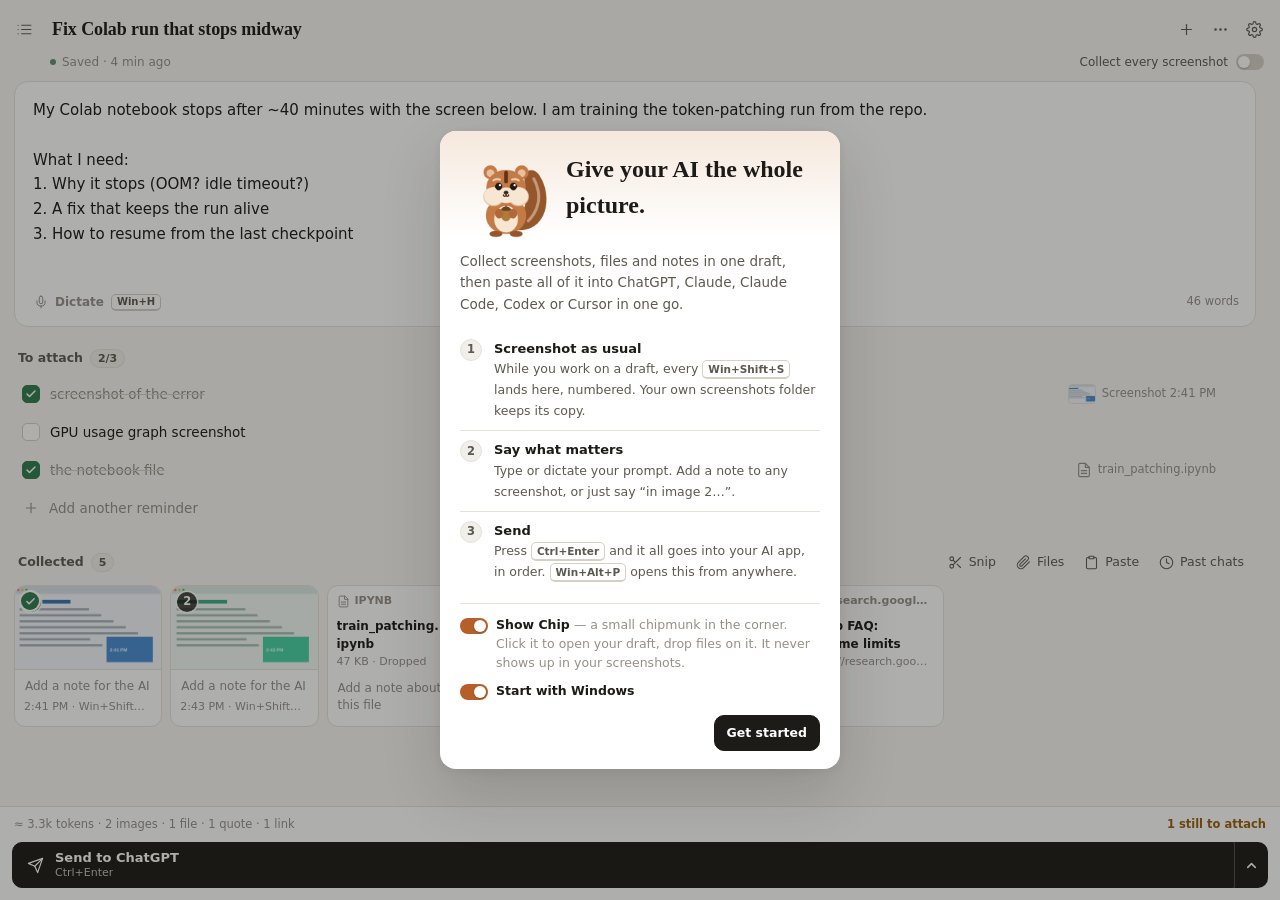
<file: ui/index.html>
<!doctype html>
<html lang="en">
<head>
<meta charset="utf-8">
<meta name="viewport" content="width=device-width, initial-scale=1">
<title>Chipmunk</title>
<link rel="stylesheet" href="app.css">
</head>
<body>
<div id="app" class="app preload">
  <header class="topbar">
    <button class="icon-btn" id="btn-drafts" title="All drafts (Ctrl+K)" aria-label="All drafts"></button>
    <input id="title" class="title-input" placeholder="Untitled draft" spellcheck="false" maxlength="120" aria-label="Draft title">
    <button class="update-pill" id="btn-update" hidden></button>
    <button class="icon-btn" id="btn-new" title="New draft (Ctrl+N)" aria-label="New draft"></button>
    <button class="icon-btn" id="btn-more" title="More" aria-label="More actions"></button>
    <button class="icon-btn" id="btn-settings" title="Settings (Ctrl+,)" aria-label="Settings"></button>
  </header>
  <div class="subbar">
    <span id="save-state" class="save-state"><span class="dot"></span><span class="txt">Saved</span></span>
    <label class="switch-label collect" id="collect" title="Screenshots you take while working here land in this draft by themselves. Turn this on to catch every screenshot from anywhere, until you send.">
      <span class="pulse"></span>
      <span>Collect every screenshot</span>
      <input type="checkbox" id="collect-toggle">
      <span class="switch"></span>
    </label>
  </div>
  <main id="scroll" class="scroll">
    <div class="doc" id="doc">
      <textarea id="editor" class="editor" spellcheck="true" aria-label="Prompt"
        placeholder="What should the AI do? Type or dictate. Mention a screenshot by its number, like “in image 2…”"></textarea>
      <div class="doc-foot">
        <button class="dictation" id="dictation" type="button"></button>
        <span class="doc-meta" id="word-count"></span>
      </div>
    </div>
    <section class="section" id="checklist-section"></section>
    <section class="section" id="attachments-section"></section>
  </main>
  <footer class="footer">
    <div id="estimate" class="estimate"></div>
    <div class="actions">
      <div class="send-split">
        <button class="btn primary" id="btn-send"></button>
        <button class="btn primary" id="btn-send-more" title="Choose where to send" aria-label="Choose where to send" aria-haspopup="menu"><svg viewBox="0 0 24 24" class="caret"><polyline points="6 15 12 9 18 15"/></svg></button>
      </div>
    </div>
  </footer>
  <div id="overlay-root"></div>
  <div id="toasts" class="toasts" aria-live="polite"></div>
  <div id="drop" class="drop"><div class="drop-card" id="drop-card">Drop to add to this draft</div></div>
</div>
<script type="module" src="app.js"></script>
</body>
</html>
</file>
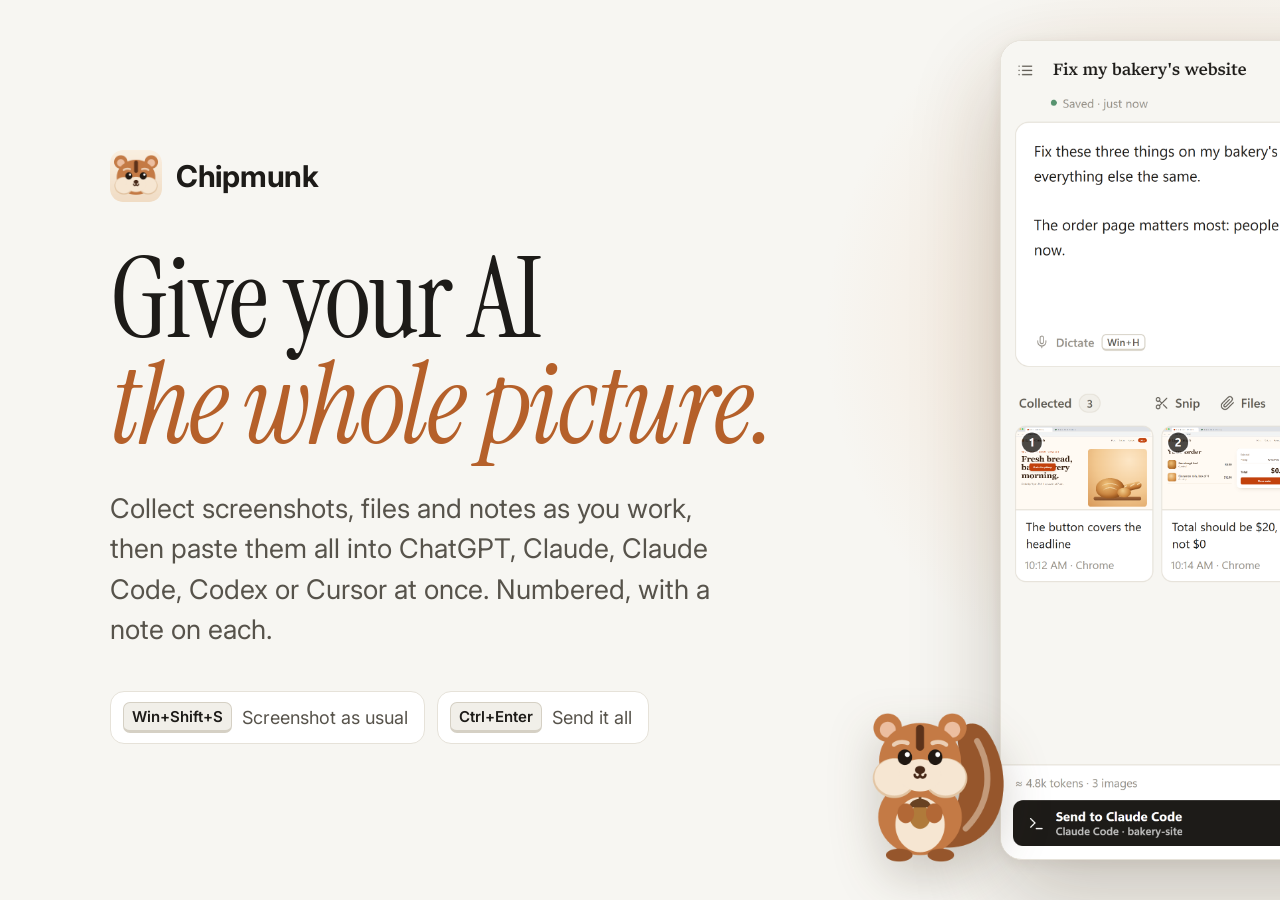
<file: docs/hero.html>
<!doctype html>
<!-- README hero (docs/img/hero.png). Rendered at 2x by tools/shots.mjs. -->
<html><head><meta charset="utf-8"><title>Chipmunk hero</title>
<link rel="stylesheet" href="https://fonts.googleapis.com/css2?family=Instrument+Serif:ital@0;1&family=Inter:wght@400;500;600;700&display=swap">
<style>
  * { box-sizing: border-box; }
  body { margin: 0; width: 1600px; height: 900px; overflow: hidden; background: #f7f6f2; font-family: Inter, "Segoe UI", sans-serif; color: #1d1b18; position: relative; }
  .glow { position: absolute; right: -160px; top: -220px; width: 1100px; height: 1100px; border-radius: 50%; background: radial-gradient(closest-side, rgba(233, 178, 129, .36), transparent 70%); }
  .copy { position: absolute; left: 110px; top: 150px; width: 720px; }
  .brand { display: flex; align-items: center; gap: 14px; font-weight: 700; font-size: 30px; letter-spacing: -.01em; }
  .brand img { width: 52px; height: 52px; border-radius: 13px; }
  h1 { font-family: "Instrument Serif", Georgia, serif; font-weight: 400; font-size: 112px; line-height: .95; letter-spacing: -.02em; margin: 44px 0 30px; }
  h1 em { color: #b5602a; }
  p { font-size: 27px; line-height: 1.5; color: #57534b; margin: 0 0 40px; max-width: 640px; }
  .keys { display: flex; gap: 12px; flex-wrap: wrap; }
  .key { display: flex; align-items: center; gap: 10px; background: #fff; border: 1px solid #e6e2d9; border-radius: 14px; padding: 10px 16px 10px 12px; font-size: 18px; color: #57534b; }
  kbd { font: 600 15px Inter, "Segoe UI", sans-serif; background: #f1efe9; border: 1px solid #d5d0c4; border-bottom-width: 3px; border-radius: 7px; padding: 4px 8px; color: #1d1b18; }
  .shot { position: absolute; right: 130px; top: 40px; width: 470px; height: 820px; border-radius: 22px; overflow: hidden; box-shadow: 0 40px 90px rgba(60, 40, 20, .24), 0 4px 14px rgba(60, 40, 20, .08); border: 1px solid #e6e2d9; background: #fff; }
  .shot img { display: block; width: 100%; }
  .chip { position: absolute; right: 585px; bottom: 26px; width: 190px; filter: drop-shadow(0 18px 24px rgba(60, 40, 20, .22)); }
</style></head>
<body>
  <div class="glow"></div>
  <div class="copy">
    <div class="brand"><img src="img/icon.png" alt="">Chipmunk</div>
    <h1>Give your AI<br><em>the whole picture.</em></h1>
    <p>Collect screenshots, files and notes as you work, then paste them all into ChatGPT, Claude, Claude Code, Codex or Cursor at once. Numbered, with a note on each.</p>
    <div class="keys">
      <div class="key"><kbd>Win+Shift+S</kbd> Screenshot as usual</div>
      <div class="key"><kbd>Ctrl+Enter</kbd> Send it all</div>
    </div>
  </div>
  <div class="shot"><img src="img/panel-light.png" alt=""></div>
  <img class="chip" src="img/chip.png" alt="">
</body></html>
</file>
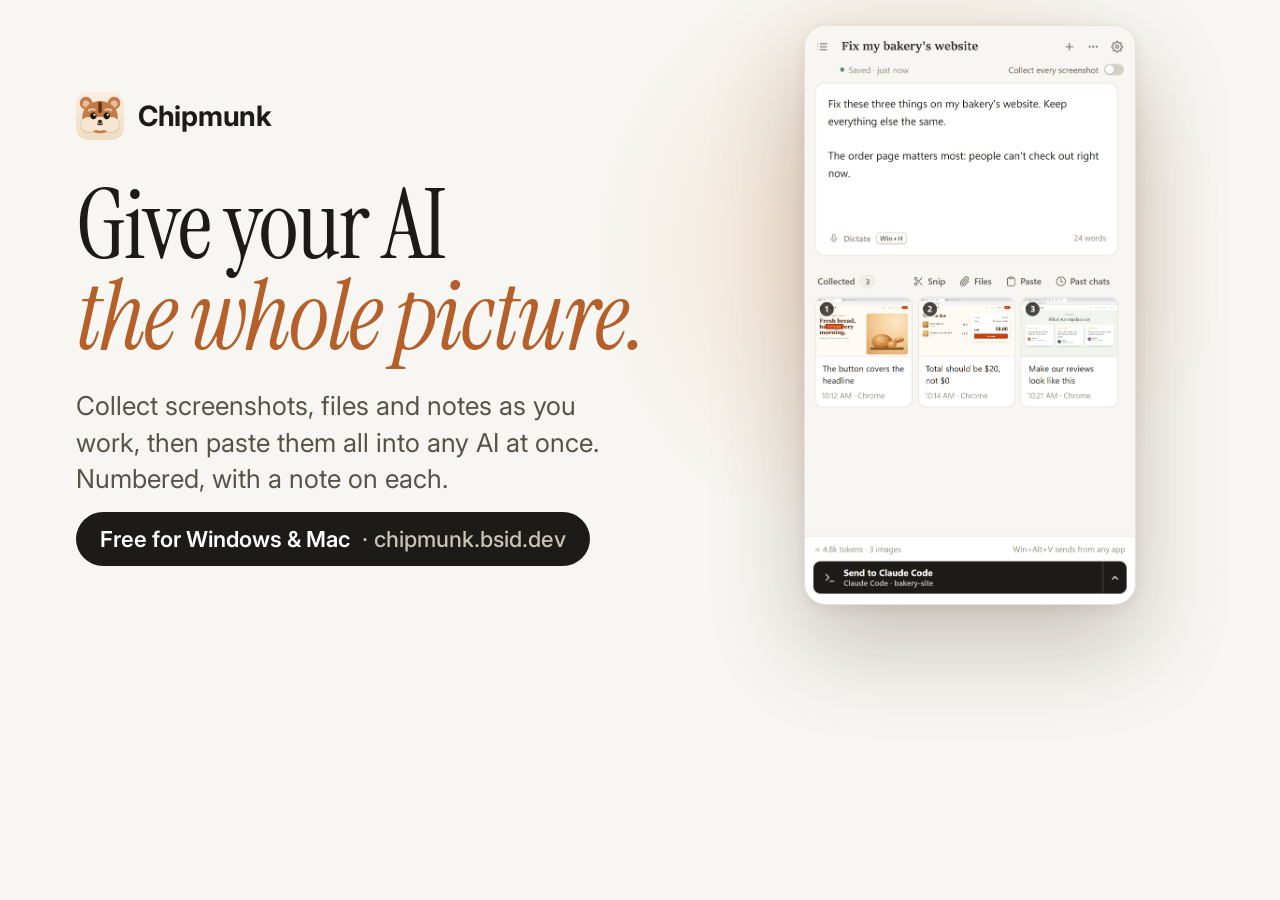
<file: docs/og.html>
<!doctype html>
<html><head><meta charset="utf-8"><title>Chipmunk social card</title>
<link rel="stylesheet" href="https://fonts.googleapis.com/css2?family=Instrument+Serif:ital@0;1&family=Inter:wght@400;500;600;700&display=swap">
<style>
  * { box-sizing: border-box; }
  body { margin: 0; width: 1200px; height: 630px; overflow: hidden; background: #f7f6f2; font-family: Inter, "Segoe UI", sans-serif; color: #1d1b18; position: relative; }
  .glow { position: absolute; right: -160px; top: -200px; width: 900px; height: 900px; border-radius: 50%; background: radial-gradient(closest-side, rgba(233, 178, 129, .38), transparent 70%); }
  .copy { position: absolute; left: 76px; top: 92px; width: 600px; }
  .brand { display: flex; align-items: center; gap: 14px; font-weight: 700; font-size: 28px; letter-spacing: -.01em; }
  .brand img { width: 48px; height: 48px; border-radius: 12px; }
  h1 { font-family: "Instrument Serif", Georgia, serif; font-weight: 400; font-size: 96px; line-height: .95; letter-spacing: -.02em; margin: 40px 0 26px; }
  h1 em { color: #b5602a; }
  p { font-size: 26px; line-height: 1.4; color: #57534b; margin: 0; max-width: 540px; }
  .pill { position: absolute; left: 76px; bottom: 64px; display: inline-flex; align-items: center; gap: 12px; background: #1d1b18; color: #fff; font-weight: 600; font-size: 22px; padding: 14px 24px; border-radius: 999px; }
  .pill svg { width: 22px; height: 22px; fill: #fff; }
  .pill span { color: #c9c3b8; font-weight: 500; }
  .shot { position: absolute; right: 64px; top: 25px; width: 332px; height: 580px; border-radius: 22px; overflow: hidden; border: 1px solid #e6e2d9; box-shadow: 0 40px 90px rgba(60, 40, 20, .25), 0 4px 14px rgba(60, 40, 20, .08); background: #fff; }
  .shot img { width: 100%; display: block; }
  .chip { position: absolute; right: 360px; bottom: 26px; width: 170px; filter: drop-shadow(0 18px 24px rgba(60, 40, 20, .25)); }
</style></head>
<body>
  <div class="glow"></div>
  <div class="copy">
    <div class="brand"><img src="../site/assets/icon-256.png" alt="">Chipmunk</div>
    <h1>Give your AI<br><em>the whole picture.</em></h1>
    <p>Collect screenshots, files and notes as you work, then paste them all into any AI at once. Numbered, with a note on each.</p>
  </div>
  <div class="pill">Free for Windows &amp; Mac <span>· chipmunk.bsid.dev</span></div>
  <div class="shot"><img src="img/panel-light.png" alt=""></div>
</body></html>
</file>
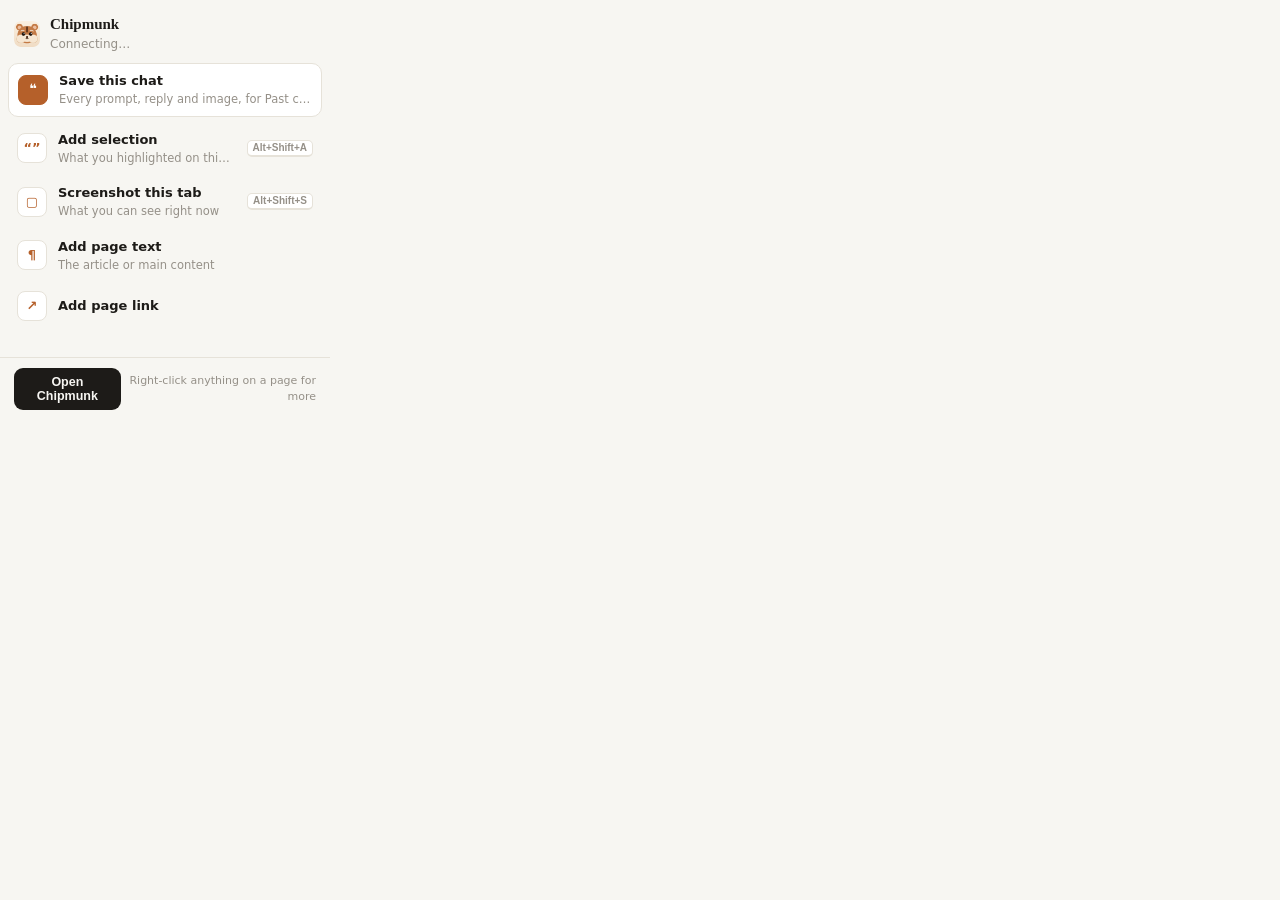
<file: extension/popup.html>
<!doctype html>
<html lang="en">
<head>
<meta charset="utf-8">
<title>Chipmunk</title>
<link rel="stylesheet" href="popup.css">
</head>
<body>
  <header>
    <img src="icons/48.png" alt="" width="26" height="26">
    <div class="who">
      <div class="name">Chipmunk</div>
      <div class="draft" id="draft">Connecting…</div>
    </div>
    <span class="count" id="count" hidden></span>
  </header>

  <div id="actions">
    <button data-kind="save-chat" id="chat" class="featured" hidden><span class="i">❝</span><span><b id="chat-title">Save this chat</b><small>Every prompt, reply and image, for Past chats</small></span></button>
    <button data-kind="selection" id="sel"><span class="i">“”</span><span><b>Add selection</b><small>What you highlighted on this page</small></span><kbd>Alt+Shift+A</kbd></button>
    <button data-kind="shot"><span class="i">▢</span><span><b>Screenshot this tab</b><small>What you can see right now</small></span><kbd>Alt+Shift+S</kbd></button>
    <button data-kind="page-text"><span class="i">¶</span><span><b>Add page text</b><small>The article or main content</small></span></button>
    <button data-kind="page"><span class="i">↗</span><span><b>Add page link</b><small id="url"></small></span></button>
  </div>

  <div id="offline" hidden>
    <p><b>Chipmunk app not found.</b></p>
    <p>Install and open the Chipmunk app on this PC. It connects to this extension by itself.</p>
  </div>

  <div class="status" id="status"></div>

  <footer>
    <button id="open">Open Chipmunk</button>
    <span>Right-click anything on a page for more</span>
  </footer>
  <script type="module" src="popup.js"></script>
</body>
</html>
</file>
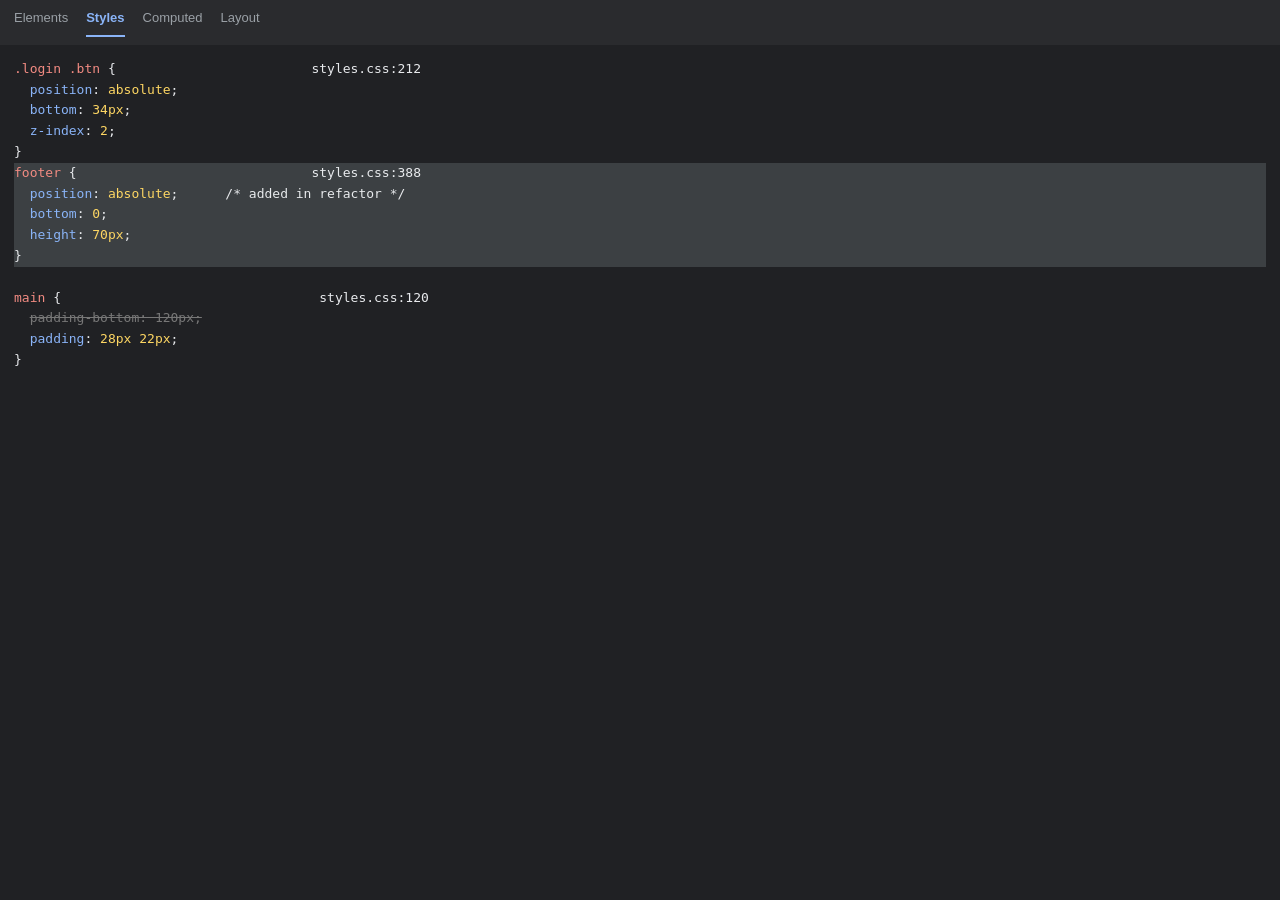
<file: docs/demo/devtools.html>
<!doctype html>
<html><head><meta charset="utf-8"><title>DevTools</title>
<style>
  body { margin: 0; font: 13px/1.6 Consolas, monospace; background: #202124; color: #e8eaed; }
  .tabs { display: flex; gap: 18px; padding: 8px 14px; background: #2a2b2e; color: #9aa0a6; font-family: "Segoe UI", sans-serif; }
  .tabs b { color: #8ab4f8; border-bottom: 2px solid #8ab4f8; padding-bottom: 6px; }
  pre { margin: 0; padding: 14px; }
  .sel { color: #f28b82; } .prop { color: #8ab4f8; } .val { color: #fdd663; } .strike { text-decoration: line-through; color: #777; }
  .hl { background: #3c4043; display: block; }
</style></head>
<body>
<div class="tabs"><span>Elements</span><b>Styles</b><span>Computed</span><span>Layout</span></div>
<pre><span class="sel">.login .btn</span> {                         styles.css:212
  <span class="prop">position</span>: <span class="val">absolute</span>;
  <span class="prop">bottom</span>: <span class="val">34px</span>;
  <span class="prop">z-index</span>: <span class="val">2</span>;
}
<span class="hl"><span class="sel">footer</span> {                              styles.css:388
  <span class="prop">position</span>: <span class="val">absolute</span>;      /* added in refactor */
  <span class="prop">bottom</span>: <span class="val">0</span>;
  <span class="prop">height</span>: <span class="val">70px</span>;
}</span>
<span class="sel">main</span> {                                 styles.css:120
  <span class="strike">padding-bottom: 120px;</span>
  <span class="prop">padding</span>: <span class="val">28px 22px</span>;
}</pre>
</body></html>
</file>
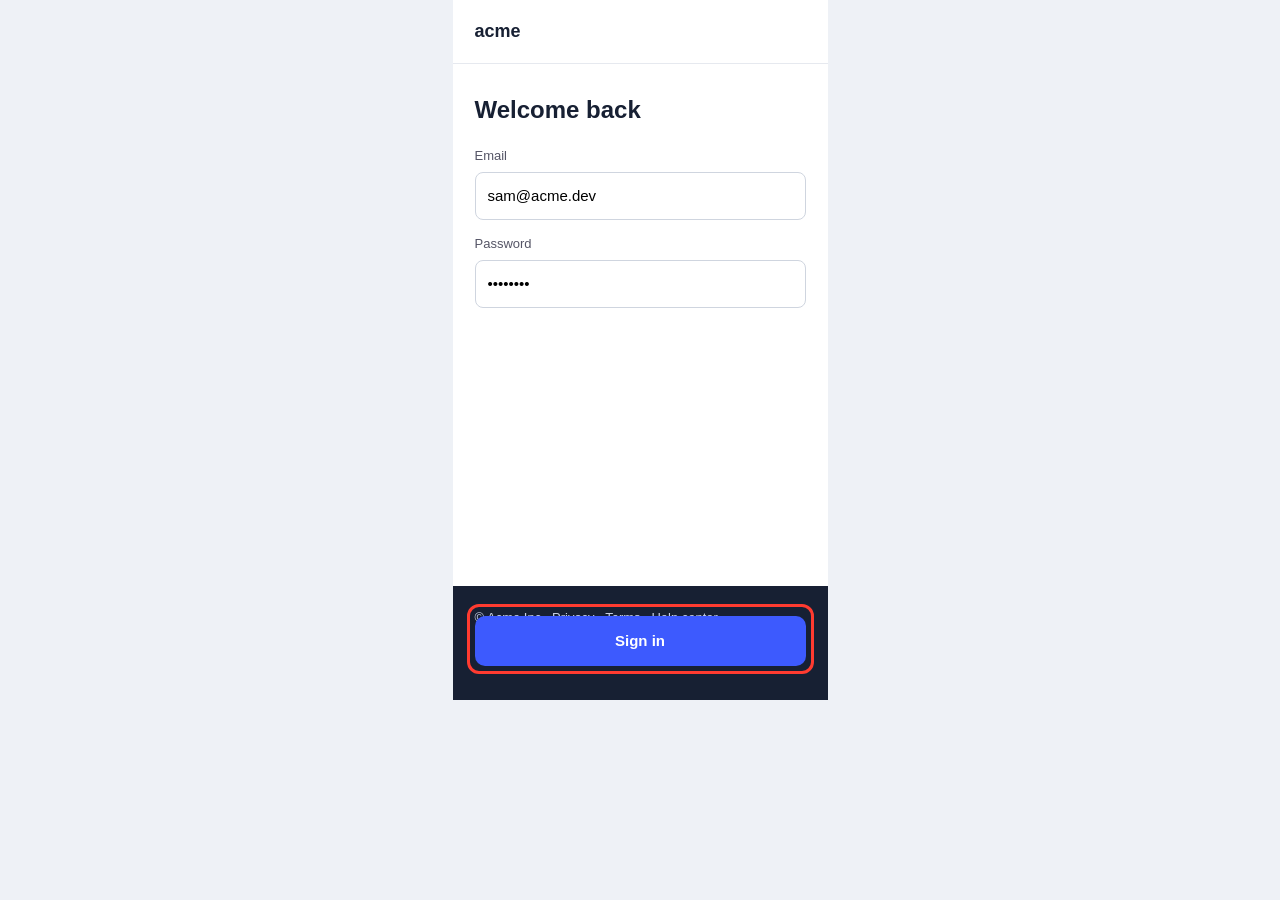
<file: docs/demo/login-mobile.html>
<!doctype html>
<html><head><meta charset="utf-8"><title>Acme sign in</title>
<style>
  body { margin: 0; font: 15px/1.5 "Segoe UI", sans-serif; background: #eef1f6; color: #172033; }
  .phone { width: 375px; height: 700px; margin: 0 auto; background: #fff; position: relative; overflow: hidden; }
  header { padding: 18px 22px; font-weight: 700; font-size: 18px; border-bottom: 1px solid #e6e9ef; }
  main { padding: 28px 22px; }
  h1 { font-size: 24px; margin: 0 0 18px; }
  label { display: block; font-size: 13px; color: #556; margin: 14px 0 6px; }
  input { width: 100%; box-sizing: border-box; padding: 12px; border: 1px solid #cfd5df; border-radius: 8px; font: inherit; }
  .btn { position: absolute; left: 22px; right: 22px; bottom: 34px; padding: 14px; background: #3d5afe; color: #fff; border-radius: 10px; text-align: center; font-weight: 700; z-index: 2; }
  footer { position: absolute; bottom: 0; left: 0; right: 0; padding: 22px; background: #172033; color: #c9d1e4; font-size: 13px; height: 70px; }
  .bug { position: absolute; left: 14px; right: 14px; bottom: 26px; height: 64px; border: 3px solid #ff3b30; border-radius: 12px; z-index: 3; }
</style></head>
<body><div class="phone">
  <header>acme</header>
  <main>
    <h1>Welcome back</h1>
    <label>Email</label><input value="sam@acme.dev">
    <label>Password</label><input type="password" value="hunter22">
  </main>
  <div class="btn">Sign in</div>
  <footer>© Acme Inc · Privacy · Terms · Help center</footer>
  <div class="bug"></div>
</div></body></html>
</file>
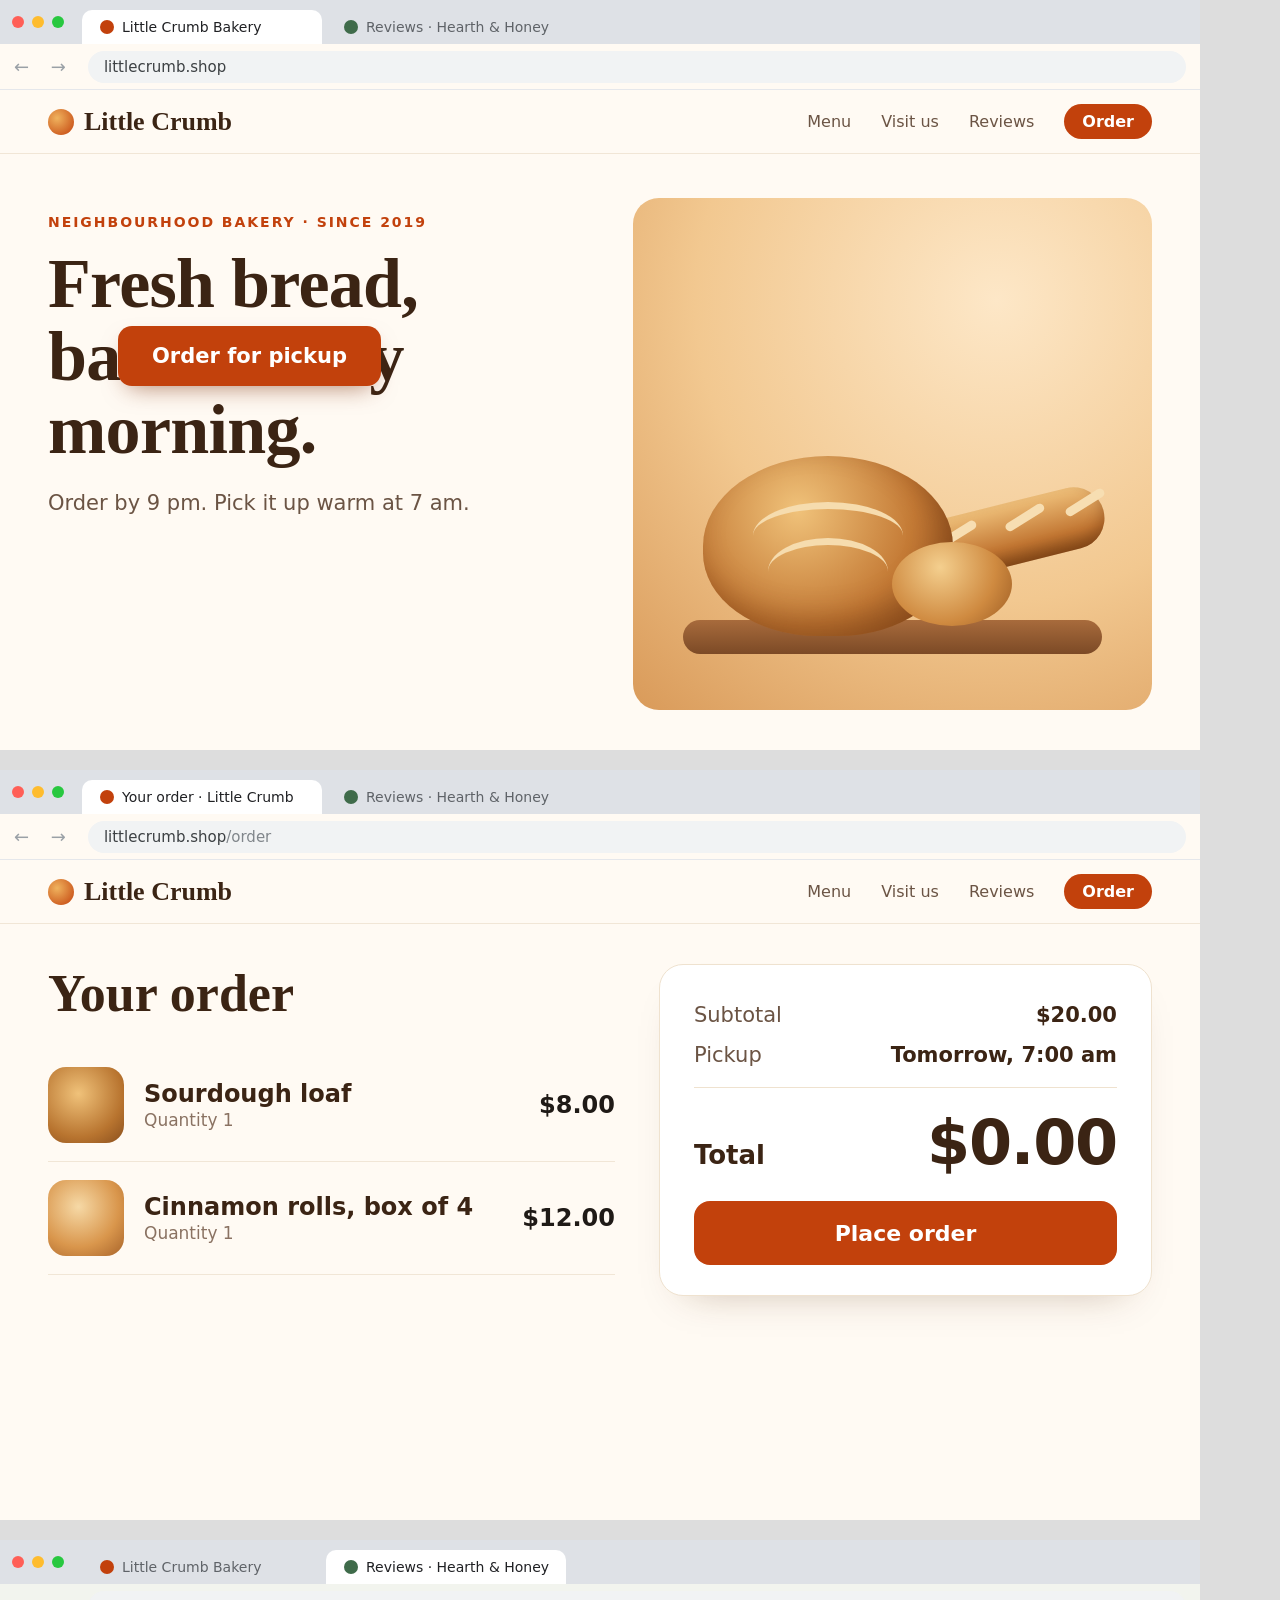
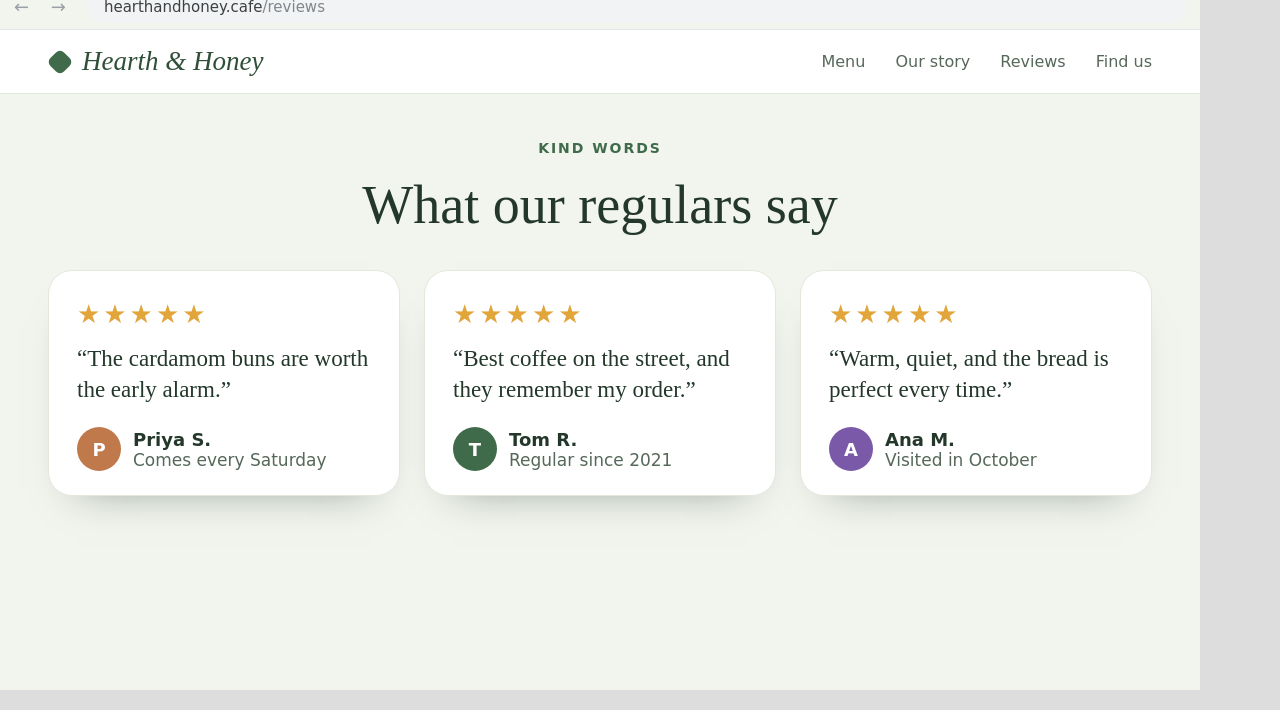
<file: docs/shots/scenes.html>
<!doctype html>
<!-- Demo "screenshots" used in the marketing images. The story: you're building your bakery's
     website and click through it in a desktop browser. You spot two problems and a café site whose
     reviews you'd like to copy, screenshot each with a note, and send all three to your AI at once.
     The AI can't see your site any other way. tools/shots.mjs renders each scene at 2x and hands
     them to the mock host and the website demo. All names are made up. Earlier examples are kept
     in docs/archive/. -->
<html><head><meta charset="utf-8"><title>Chipmunk demo scenes</title>
<style>
  * { box-sizing: border-box; }
  body { margin: 0; background: #ddd; font-family: "Segoe UI Variable Text", "Segoe UI", system-ui, sans-serif; color: #1f1a16; }
  .scene { width: 1200px; height: 750px; overflow: hidden; position: relative; margin: 0 0 20px; background: #fff; display: flex; flex-direction: column; }
  .serif { font-family: Georgia, "Times New Roman", serif; }

  /* desktop browser chrome */
  .tabs { height: 44px; background: #dee1e6; display: flex; align-items: flex-end; padding: 0 12px; gap: 4px; flex: none; }
  .tabs .dots { display: flex; gap: 8px; align-self: center; margin-right: 14px; }
  .tabs .dots i { width: 12px; height: 12px; border-radius: 50%; display: block; }
  .tabs .dots i:nth-child(1) { background: #ff5f57; } .tabs .dots i:nth-child(2) { background: #febc2e; } .tabs .dots i:nth-child(3) { background: #28c840; }
  .tab { height: 34px; padding: 0 18px; border-radius: 10px 10px 0 0; font-size: 14px; display: flex; align-items: center; gap: 8px; color: #5f6368; width: 240px; white-space: nowrap; overflow: hidden; }
  .tab.on { background: #fff; color: #202124; }
  .tab b { width: 14px; height: 14px; border-radius: 50%; flex: none; }
  .fav-crumb { background: #c2410c; } .fav-hearth { background: #3f6b4a; }
  .bar { height: 46px; display: flex; align-items: center; padding: 0 14px; gap: 14px; border-bottom: 1px solid #e5e7eb; flex: none; }
  .bar .nav { color: #9aa0a6; font-size: 18px; letter-spacing: 8px; }
  .bar .url { flex: 1; height: 32px; border-radius: 16px; background: #f1f3f4; display: flex; align-items: center; padding: 0 16px; font-size: 15px; color: #3c4043; }
  .bar .url s { text-decoration: none; color: #80868b; }

  /* Little Crumb, the bakery site being built */
  .crumb { background: #fffaf3; }
  .crumb .site { height: 64px; display: flex; align-items: center; justify-content: space-between; padding: 0 48px; border-bottom: 1px solid #f1e6d6; flex: none; }
  .crumb .logo { font-family: Georgia, serif; font-size: 26px; font-weight: 700; display: flex; align-items: center; gap: 10px; color: #3b2414; }
  .crumb .logo i { width: 26px; height: 26px; border-radius: 50%; background: radial-gradient(circle at 35% 35%, #f0b35e, #c2410c); display: block; }
  .crumb nav { display: flex; gap: 30px; font-size: 16px; color: #6b5444; align-items: center; }
  .crumb nav .pill { background: #c2410c; color: #fff; padding: 8px 18px; border-radius: 999px; font-weight: 600; }

  .hero { flex: 1; display: grid; grid-template-columns: 1.05fr 1fr; gap: 40px; padding: 44px 48px 40px; }
  .hero .copy { position: relative; padding-top: 16px; }
  .kick { font-size: 14px; letter-spacing: .14em; color: #c2410c; font-weight: 700; margin-bottom: 18px; }
  .hero h1 { font-family: Georgia, serif; font-size: 70px; line-height: 1.04; margin: 0 0 22px; color: #3b2414; letter-spacing: -.01em; }
  .hero p { font-size: 21px; color: #6b5444; margin: 0; line-height: 1.5; }
  /* the bug: the button sits on top of the headline */
  .hero .cta { position: absolute; left: 70px; top: 128px; background: #c2410c; color: #fff; font-size: 21px; font-weight: 700; padding: 18px 34px; border-radius: 14px; box-shadow: 0 10px 24px -10px rgba(120,40,0,.6); }
  .photo { border-radius: 26px; background: radial-gradient(circle at 70% 20%, #fde7c7, #f2c890 55%, #d99a59); position: relative; overflow: hidden; }
  .board { position: absolute; left: 50px; right: 50px; bottom: 56px; height: 34px; border-radius: 18px; background: linear-gradient(#a86b3c, #7c4a26); }
  .boule { position: absolute; left: 70px; bottom: 74px; width: 250px; height: 180px; border-radius: 50% 50% 46% 46%; background: radial-gradient(circle at 38% 30%, #f0c27a, #c47a35 58%, #8a4c1c); box-shadow: inset -12px -16px 30px rgba(80,30,0,.35); }
  .boule::before, .boule::after { content: ""; position: absolute; width: 150px; height: 60px; border-top: 7px solid #f6dcae; border-radius: 50%; left: 50px; }
  .boule::before { top: 46px; } .boule::after { top: 82px; transform: scaleX(.8); }
  .baguette { position: absolute; right: 44px; bottom: 132px; width: 300px; height: 62px; border-radius: 40px; transform: rotate(-14deg); background: linear-gradient(#efc07a, #c27632 70%, #95561f); box-shadow: inset 0 -8px 14px rgba(80,30,0,.3); }
  .baguette i { position: absolute; top: 14px; width: 44px; height: 9px; border-radius: 6px; background: #f7deb2; transform: rotate(-18deg); }
  .bun { position: absolute; right: 140px; bottom: 84px; width: 120px; height: 84px; border-radius: 50%; background: radial-gradient(circle at 40% 30%, #f4cf8e, #cf8a40 60%, #9a5a22); }

  /* order page */
  .order { flex: 1; display: grid; grid-template-columns: 1.15fr 1fr; gap: 44px; padding: 40px 48px; }
  .order h1 { font-family: Georgia, serif; font-size: 52px; margin: 0 0 26px; color: #3b2414; }
  .item { display: flex; align-items: center; gap: 20px; padding: 18px 0; border-bottom: 1px solid #f1e6d6; font-size: 24px; }
  .item .th { width: 76px; height: 76px; border-radius: 18px; flex: none; }
  .item .th.a { background: radial-gradient(circle at 40% 35%, #f0c27a, #b8742f 65%, #8a4f1d); }
  .item .th.b { background: radial-gradient(circle at 40% 35%, #f6d9a6, #d9964c 60%, #a8642a); }
  .item .nm { flex: 1; font-weight: 600; color: #3b2414; } .item .nm small { display: block; font-weight: 400; font-size: 17px; color: #8a7262; margin-top: 2px; }
  .item .pr { font-weight: 600; }
  .sum { background: #fff; border: 1px solid #efe2cf; border-radius: 24px; padding: 30px 34px; align-self: start; box-shadow: 0 20px 40px -28px rgba(80,40,0,.35); }
  .sum .row { display: flex; justify-content: space-between; font-size: 21px; color: #6b5444; padding: 8px 0; }
  .sum .row b { color: #3b2414; font-weight: 600; }
  .sum .total { border-top: 1px solid #efe2cf; margin-top: 12px; padding-top: 18px; display: flex; justify-content: space-between; align-items: baseline; }
  .sum .total span { font-size: 26px; font-weight: 700; color: #3b2414; }
  .sum .total b { font-size: 62px; font-weight: 800; color: #3b2414; letter-spacing: -.02em; }
  .sum .place { margin-top: 22px; height: 64px; border-radius: 16px; background: #c2410c; color: #fff; font-size: 22px; font-weight: 700; display: flex; align-items: center; justify-content: center; }

  /* Hearth & Honey, the café site whose reviews you like */
  .hearth { background: #f2f4ee; }
  .hearth .site { height: 64px; display: flex; align-items: center; justify-content: space-between; padding: 0 48px; flex: none; background: #fff; border-bottom: 1px solid #e3e8dd; }
  .hearth .logo { font-family: Georgia, serif; font-style: italic; font-size: 27px; color: #2f4f38; display: flex; align-items: center; gap: 10px; }
  .hearth .logo i { width: 24px; height: 24px; border-radius: 7px; background: #3f6b4a; display: block; transform: rotate(45deg) scale(.8); }
  .hearth nav { display: flex; gap: 30px; font-size: 16px; color: #56685a; }
  .reviews { flex: 1; padding: 46px 48px; text-align: center; }
  .reviews .kick { color: #3f6b4a; }
  .reviews h2 { font-family: Georgia, serif; font-size: 54px; margin: 0 0 34px; color: #23382a; font-weight: 400; }
  .cards { display: grid; grid-template-columns: repeat(3, 1fr); gap: 24px; text-align: left; }
  .card { background: #fff; border-radius: 24px; padding: 28px 28px 24px; box-shadow: 0 22px 40px -30px rgba(30,60,40,.5); border: 1px solid #e3e8dd; }
  .card .st { color: #e2a53a; font-size: 26px; letter-spacing: 3px; }
  .card q { display: block; font-family: Georgia, serif; font-size: 23px; line-height: 1.35; color: #23382a; margin: 14px 0 22px; quotes: "\201C" "\201D"; }
  .card .who { display: flex; align-items: center; gap: 12px; font-size: 17px; color: #56685a; }
  .card .who i { width: 44px; height: 44px; border-radius: 50%; display: flex; align-items: center; justify-content: center; font-style: normal; font-weight: 700; color: #fff; font-size: 18px; }
  .card .who b { display: block; color: #23382a; font-size: 18px; }
</style></head>
<body>
  <!-- 1: your homepage, where the button covers the headline -->
  <div class="scene crumb" id="home">
    <div class="tabs"><span class="dots"><i></i><i></i><i></i></span><span class="tab on"><b class="fav-crumb"></b>Little Crumb Bakery</span><span class="tab"><b class="fav-hearth"></b>Reviews · Hearth &amp; Honey</span></div>
    <div class="bar"><span class="nav">← →</span><span class="url">littlecrumb.shop</span></div>
    <div class="site"><span class="logo"><i></i>Little Crumb</span><nav><span>Menu</span><span>Visit us</span><span>Reviews</span><span class="pill">Order</span></nav></div>
    <div class="hero">
      <div class="copy">
        <div class="kick">NEIGHBOURHOOD BAKERY · SINCE 2019</div>
        <h1>Fresh bread, baked every morning.</h1>
        <p>Order by 9 pm. Pick it up warm at 7 am.</p>
        <span class="cta">Order for pickup</span>
      </div>
      <div class="photo"><div class="board"></div><div class="baguette"><i style="left:60px"></i><i style="left:130px"></i><i style="left:200px"></i><i style="left:262px"></i></div><div class="boule"></div><div class="bun"></div></div>
    </div>
  </div>

  <!-- 2: your order page, where the total is wrong -->
  <div class="scene crumb" id="order">
    <div class="tabs"><span class="dots"><i></i><i></i><i></i></span><span class="tab on"><b class="fav-crumb"></b>Your order · Little Crumb</span><span class="tab"><b class="fav-hearth"></b>Reviews · Hearth &amp; Honey</span></div>
    <div class="bar"><span class="nav">← →</span><span class="url">littlecrumb.shop<s>/order</s></span></div>
    <div class="site"><span class="logo"><i></i>Little Crumb</span><nav><span>Menu</span><span>Visit us</span><span>Reviews</span><span class="pill">Order</span></nav></div>
    <div class="order">
      <div>
        <h1>Your order</h1>
        <div class="item"><span class="th a"></span><span class="nm">Sourdough loaf<small>Quantity 1</small></span><span class="pr">$8.00</span></div>
        <div class="item"><span class="th b"></span><span class="nm">Cinnamon rolls, box of 4<small>Quantity 1</small></span><span class="pr">$12.00</span></div>
      </div>
      <div class="sum">
        <div class="row"><span>Subtotal</span><b>$20.00</b></div>
        <div class="row"><span>Pickup</span><b>Tomorrow, 7:00 am</b></div>
        <div class="total"><span>Total</span><b>$0.00</b></div>
        <div class="place">Place order</div>
      </div>
    </div>
  </div>

  <!-- 3: a café site whose reviews you'd like on yours -->
  <div class="scene hearth" id="reviews">
    <div class="tabs"><span class="dots"><i></i><i></i><i></i></span><span class="tab"><b class="fav-crumb"></b>Little Crumb Bakery</span><span class="tab on"><b class="fav-hearth"></b>Reviews · Hearth &amp; Honey</span></div>
    <div class="bar"><span class="nav">← →</span><span class="url">hearthandhoney.cafe<s>/reviews</s></span></div>
    <div class="site"><span class="logo"><i></i>Hearth &amp; Honey</span><nav><span>Menu</span><span>Our story</span><span>Reviews</span><span>Find us</span></nav></div>
    <div class="reviews">
      <div class="kick">KIND WORDS</div>
      <h2>What our regulars say</h2>
      <div class="cards">
        <div class="card"><div class="st">★★★★★</div><q>The cardamom buns are worth the early alarm.</q><div class="who"><i style="background:#c0794a">P</i><span><b>Priya S.</b>Comes every Saturday</span></div></div>
        <div class="card"><div class="st">★★★★★</div><q>Best coffee on the street, and they remember my order.</q><div class="who"><i style="background:#3f6b4a">T</i><span><b>Tom R.</b>Regular since 2021</span></div></div>
        <div class="card"><div class="st">★★★★★</div><q>Warm, quiet, and the bread is perfect every time.</q><div class="who"><i style="background:#7a5aa8">A</i><span><b>Ana M.</b>Visited in October</span></div></div>
      </div>
    </div>
  </div>
</body></html>
</file>
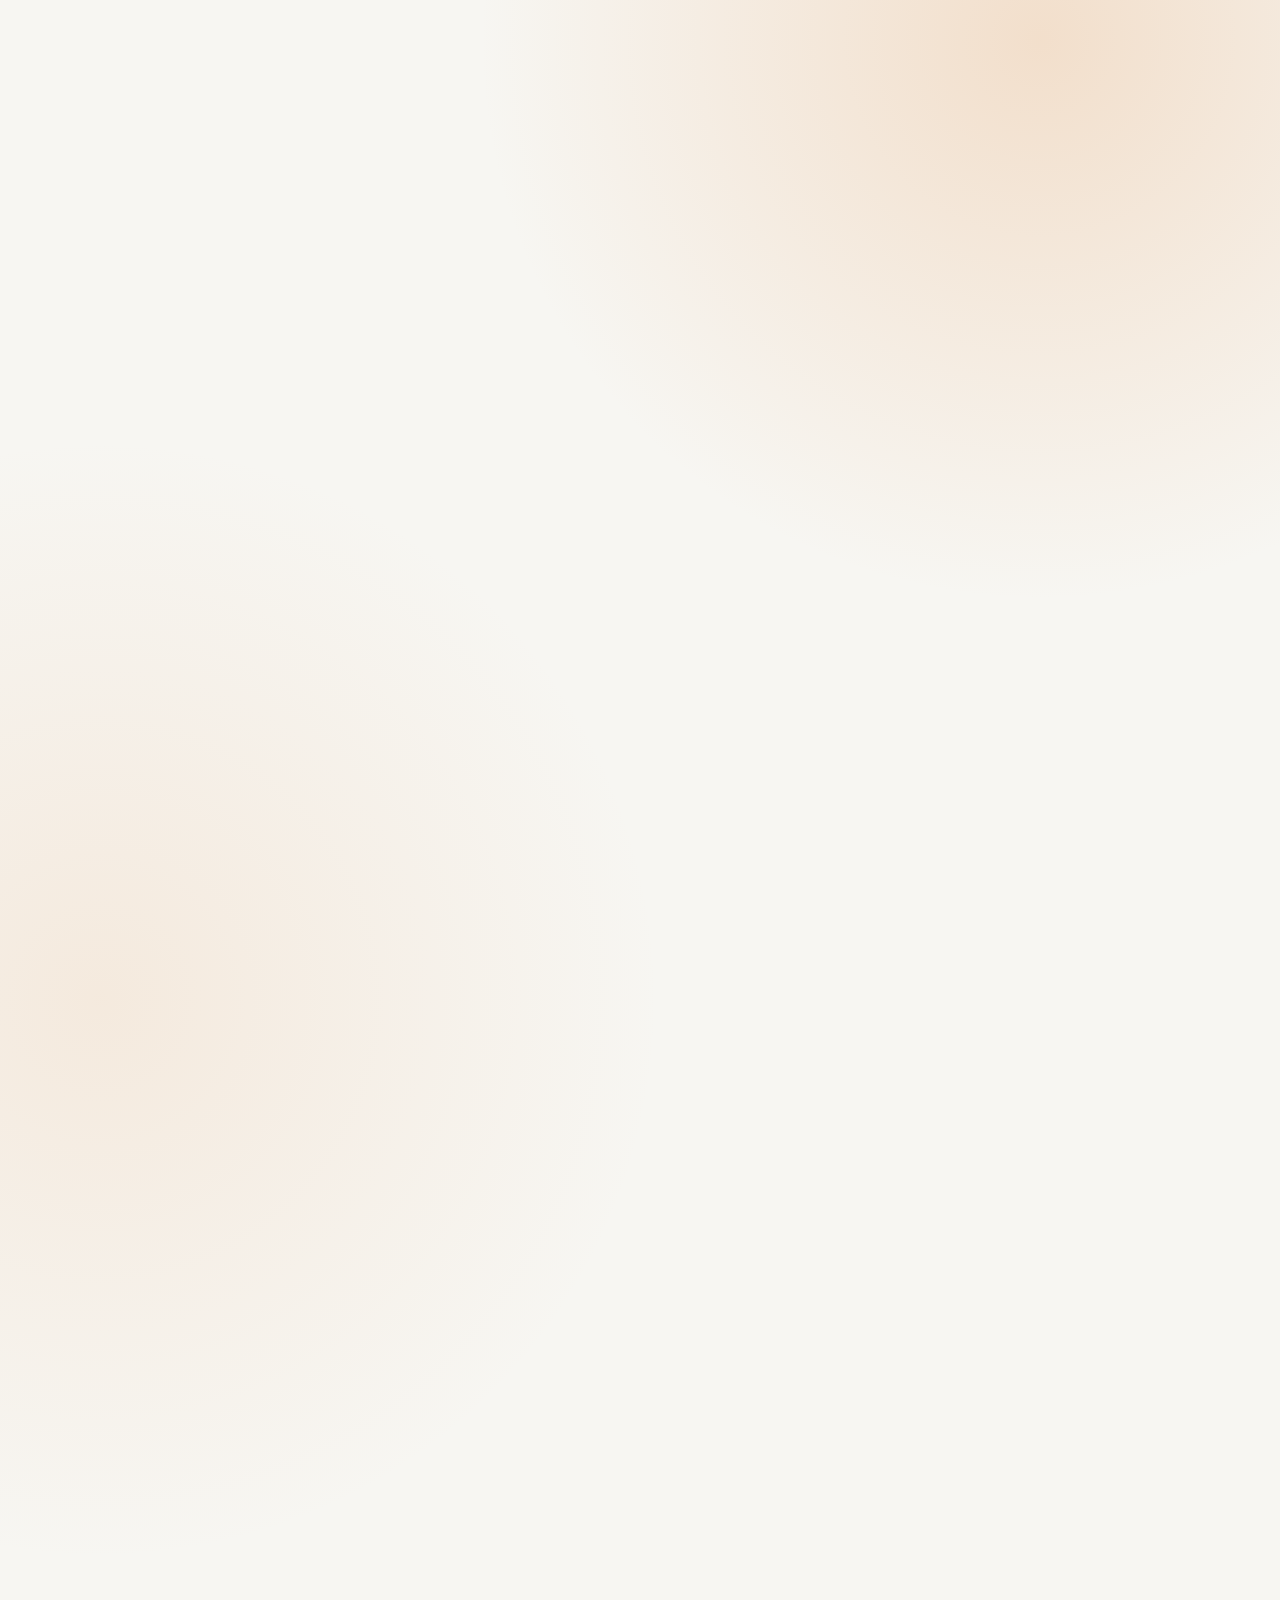
<file: docs/video/launch.html>
<!doctype html>
<!-- Chipmunk launch video: 54 s at 1920x1080. render(t) draws any moment exactly, so tools/video.mjs
     can step through it frame by frame and encode a perfectly smooth MP4. Every cut lands on a
     120 BPM grid (every 0.5 s), so any 120 BPM track lines up. The demo windows are the live
     scenes from docs/shots/scenes.html, so the video always matches the website. -->
<html><head><meta charset="utf-8"><title>Chipmunk launch video</title>
<link rel="stylesheet" href="https://fonts.googleapis.com/css2?family=Instrument+Serif:ital@0;1&family=Inter:wght@400;500;600;700&display=swap">
<style>
  * { box-sizing: border-box; }
  html, body { margin: 0; width: 1920px; height: 1080px; overflow: hidden; background: #f7f6f2; font-family: Inter, "Segoe UI", sans-serif; color: #1d1b18; -webkit-font-smoothing: antialiased; }
  .layer { position: absolute; inset: 0; display: none; }
  .glow { position: absolute; width: 1600px; height: 1600px; right: -560px; top: -760px; border-radius: 50%; background: radial-gradient(closest-side, rgba(233, 178, 129, .34), transparent 70%); }
  .glow.b { left: -700px; right: auto; top: auto; bottom: -900px; background: radial-gradient(closest-side, rgba(233, 178, 129, .18), transparent 70%); }
  .serif { font-family: "Instrument Serif", Georgia, serif; font-weight: 400; letter-spacing: -.02em; }
  em { color: #b5602a; }
  .w { display: inline-block; white-space: pre; will-change: transform, opacity, filter; }
  .line { position: absolute; left: 0; right: 0; text-align: center; margin: 0; }

  /* 1 hook */
  .hook { font-size: 132px; line-height: 1.04; top: 450px; }

  /* 2 the loop */
  .pile { position: absolute; left: 960px; top: 540px; }
  .card-shot { position: absolute; border-radius: 14px; overflow: hidden; background: #fff; box-shadow: 0 30px 60px -24px rgba(60, 38, 18, .5), 0 0 0 1px rgba(0, 0, 0, .06); }
  .word { position: absolute; left: 960px; top: 92px; z-index: 5; background: #1d1b18; color: #fff; font-size: 78px; line-height: 1; padding: 16px 44px 22px; border-radius: 26px; box-shadow: 0 40px 80px -30px rgba(0, 0, 0, .55); white-space: nowrap; }
  .screen { position: absolute; left: 236px; top: 176px; width: 1448px; height: 846px; border: 12px solid #1d1b18; border-radius: 26px; overflow: hidden; background: linear-gradient(140deg, #f3d9bd 0%, #e9c6a6 40%, #c9b5d6 100%); box-shadow: 0 40px 90px -30px rgba(40, 25, 10, .5); }
  .lapbase { position: absolute; left: 150px; top: 1020px; width: 1620px; height: 26px; border-radius: 0 0 26px 26px; background: linear-gradient(#cfcac2, #a9a39a); }
  .lapbase::after { content: ""; position: absolute; left: 50%; top: 0; width: 200px; height: 8px; margin-left: -100px; border-radius: 0 0 10px 10px; background: #8f8a81; }
  .dwin { position: absolute; border-radius: 12px; overflow: hidden; background: #fff; box-shadow: 0 30px 60px -24px rgba(40, 25, 10, .45), 0 0 0 1px rgba(0, 0, 0, .06); transform-origin: 50% 60%; }
  #dBrowser { left: 50px; top: 46px; width: 936px; height: 585px; }
  #dChat { left: 600px; top: 112px; width: 760px; height: 610px; display: flex; flex-direction: column; background: #fbfaf8; }
  .cbar { height: 46px; display: flex; align-items: center; gap: 8px; padding: 0 16px; background: #efede7; color: #57534b; font-size: 18px; font-weight: 600; flex: none; }
  .cbar i { width: 12px; height: 12px; border-radius: 50%; background: #d8d3c8; display: block; }
  .cbar span { margin-left: 10px; }
  .cbody { flex: 1; padding: 26px; }
  .bub { display: inline-block; background: #efede7; border-radius: 16px; padding: 12px 18px; font-size: 21px; color: #1d1b18; }
  .ccomp { margin: 0 20px 20px; border: 1px solid #e6e2d9; border-radius: 18px; background: #fff; padding: 14px 16px; min-height: 150px; }
  .atts { display: flex; gap: 10px; min-height: 66px; }
  .att { width: 104px; height: 66px; border-radius: 10px; overflow: hidden; position: relative; box-shadow: 0 0 0 1px #e6e2d9; opacity: 0; }
  .ctext { font-size: 23px; line-height: 1.4; margin-top: 12px; color: #1d1b18; }
  .ccaret { display: inline-block; width: 2px; height: 26px; background: #1d1b18; vertical-align: -5px; margin-left: 1px; }
  .reload { position: absolute; inset: 46px 0 0 0; background: #fff; display: grid; place-items: center; opacity: 0; }
  .spin { width: 54px; height: 54px; border-radius: 50%; border: 6px solid #e6e2d9; border-top-color: #8f8a81; }
  #dmarq { position: absolute; z-index: 6; left: 50px; top: 46px; width: 936px; height: 585px; overflow: visible; }
  #dflash { position: absolute; z-index: 7; left: 50px; top: 46px; width: 936px; height: 585px; border-radius: 12px; background: #fff; opacity: 0; }
  .alttab { position: absolute; z-index: 9; left: 50%; top: 46%; transform: translate(-50%, -50%); background: rgba(32, 30, 28, .82); border-radius: 22px; padding: 22px 24px 16px; display: none; box-shadow: 0 30px 70px -20px rgba(0, 0, 0, .6); }
  .at-row { display: flex; gap: 18px; }
  .at-item { width: 300px; border-radius: 14px; padding: 8px; border: 3px solid transparent; color: #f2eee7; font-size: 19px; text-align: center; }
  .at-item.on { border-color: #fff; background: rgba(255, 255, 255, .08); }
  .at-th { height: 170px; border-radius: 8px; overflow: hidden; position: relative; background: #fff; margin-bottom: 8px; }
  .chat-th { background: #fbfaf8; }
  .chat-th::before { content: ""; position: absolute; left: 0; right: 0; top: 0; height: 14px; background: #efede7; }
  .chat-th::after { content: ""; position: absolute; left: 14px; right: 14px; bottom: 14px; height: 46px; border-radius: 10px; border: 1px solid #e6e2d9; background: #fff; }
  .at-key { margin-top: 12px; text-align: center; color: #c9c3b8; font-size: 18px; letter-spacing: .04em; }
  .taskbar { position: absolute; z-index: 8; left: 0; right: 0; bottom: 0; height: 58px; background: rgba(250, 248, 244, .78); display: flex; justify-content: center; align-items: center; gap: 14px; }
  .tb { width: 38px; height: 38px; border-radius: 10px; display: block; position: relative; }
  .tb.b1 { background: #8f8a81; } .tb.b2 { background: radial-gradient(circle at 35% 35%, #f0b35e, #c2410c); } .tb.b3 { background: #1d1b18; } .tb.b4 { background: #9ab6d8; }
  .tb.on::after { content: ""; position: absolute; left: 12px; right: 12px; bottom: -9px; height: 4px; border-radius: 3px; background: #1d1b18; }

  /* 3 meet */
  #icon { position: absolute; left: 860px; top: 250px; width: 200px; height: 200px; border-radius: 46px; box-shadow: 0 34px 70px -24px rgba(60, 38, 18, .45); }
  .meet { font-size: 150px; top: 500px; }
  .chip { position: absolute; width: 300px; }

  /* 4 demo */
  .win { position: absolute; border-radius: 16px; overflow: hidden; background: #fff; border: 1px solid #e6e2d9; box-shadow: 0 2px 4px rgba(29, 27, 24, .05), 0 50px 110px -34px rgba(60, 38, 18, .42); }
  .host { position: absolute; left: 0; top: 0; }
  #browser { left: 96px; top: 262px; width: 962px; height: 602px; }
  #marquee { position: absolute; left: 96px; top: 262px; width: 962px; height: 602px; pointer-events: none; overflow: visible; }
  #flash { position: absolute; left: 96px; top: 262px; width: 962px; height: 602px; border-radius: 16px; background: #fff; opacity: 0; }
  .fly { position: absolute; left: 0; top: 0; border-radius: 16px; overflow: hidden; transform-origin: 0 0; box-shadow: 0 30px 60px -20px rgba(60, 38, 18, .5); display: none; }
  .panel { position: absolute; left: 1124px; top: 200px; width: 700px; height: 830px; background: #fbfaf8; border: 1px solid #e6e2d9; border-radius: 24px; box-shadow: 0 2px 4px rgba(29, 27, 24, .05), 0 50px 110px -34px rgba(60, 38, 18, .42); padding: 26px 28px 28px; display: flex; flex-direction: column; }
  .p-head { display: flex; align-items: center; gap: 16px; }
  .p-head svg { width: 30px; height: 30px; fill: none; stroke: #8f8a81; stroke-width: 2; stroke-linecap: round; }
  .p-head b { font-family: "Instrument Serif", Georgia, serif; font-weight: 400; font-size: 42px; letter-spacing: -.01em; }
  .p-saved { margin-left: auto; font-size: 19px; color: #8f8a81; display: flex; align-items: center; gap: 9px; }
  .p-saved::before { content: ""; width: 10px; height: 10px; border-radius: 50%; background: #2f7a4f; }
  .p-editor { margin-top: 20px; height: 176px; border: 1px solid #e6e2d9; border-radius: 16px; background: #fff; padding: 20px 24px; font-size: 26px; line-height: 1.45; }
  .p-editor .ph { color: #b3ada3; }
  .caret { display: inline-block; width: 3px; height: 30px; background: #b5602a; vertical-align: -5px; margin-left: 2px; border-radius: 2px; }
  .p-label { margin: 28px 0 14px; font-size: 22px; font-weight: 600; color: #57534b; display: flex; align-items: center; gap: 12px; }
  .p-label span { font-size: 18px; background: #efede7; border: 1px solid #e6e2d9; border-radius: 13px; padding: 0 11px; line-height: 28px; }
  .p-tiles { display: grid; grid-template-columns: repeat(3, 1fr); gap: 14px; }
  .tile { border: 1px solid #e6e2d9; border-radius: 14px; overflow: hidden; background: #fff; opacity: 0; }
  .thumb { position: relative; height: 128px; overflow: hidden; background: #fff; border-bottom: 1px solid #efede7; }
  .n { position: absolute; left: 9px; top: 9px; width: 32px; height: 32px; border-radius: 50%; background: #1d1b18; color: #fff; font: 700 17px Inter, sans-serif; display: grid; place-items: center; box-shadow: 0 0 0 3px #fff; z-index: 2; }
  .note { padding: 12px 14px 14px; font-size: 19px; line-height: 1.35; min-height: 80px; }
  .p-send { margin-top: auto; height: 88px; border-radius: 18px; background: #1d1b18; color: #fff; display: flex; align-items: center; gap: 20px; padding: 0 30px; transform-origin: center; }
  .p-send svg { width: 34px; height: 34px; fill: none; stroke: #fff; stroke-width: 2.2; stroke-linecap: round; stroke-linejoin: round; }
  .p-send b { display: block; font-size: 27px; } .p-send small { font-size: 19px; opacity: .62; }
  .cap { position: absolute; left: 0; right: 0; top: 58px; margin: 0; text-align: center; font-size: 80px; line-height: 1.05; }
  .cursor { position: absolute; left: 0; top: 0; width: 44px; height: 44px; display: none; filter: drop-shadow(0 4px 6px rgba(0, 0, 0, .3)); }

  /* 5 payoff */
  .term { position: absolute; left: 54px; top: 355px; width: 860px; height: 520px; background: #1c1b19; border-radius: 18px; overflow: hidden; color: #ebe7df; box-shadow: 0 50px 110px -34px rgba(30, 20, 10, .6); }
  .tbar { height: 54px; display: flex; align-items: center; gap: 10px; padding: 0 20px; background: #252320; color: #8f8a81; font-size: 18px; }
  .tbar i { width: 13px; height: 13px; border-radius: 50%; background: #3a3733; display: block; }
  .tbar span { margin-left: 14px; }
  .tbody { padding: 30px 34px; font: 24px/1.62 "Cascadia Mono", Consolas, monospace; }
  .ln { white-space: pre-wrap; opacity: 0; }
  .ln .pr { color: #e09a5f; } .img { color: #e9b07c; } .dim { color: #8f8a81; } .ok { color: #82d6a0; }
  .wfix { position: absolute; }
  .fixed-pill { position: absolute; right: 22px; bottom: 22px; background: #2f7a4f; color: #fff; font: 600 22px Inter, sans-serif; padding: 9px 20px 10px; border-radius: 999px; box-shadow: 0 10px 24px -10px rgba(20, 70, 40, .7); opacity: 0; z-index: 3; }

  /* where does a half-written prompt go */
  .where { font-size: 104px; line-height: 1.05; }
  .notif { position: absolute; right: 140px; top: 120px; width: 560px; background: #fff; border-radius: 20px; padding: 22px 26px; box-shadow: 0 30px 70px -24px rgba(40, 25, 10, .45), 0 0 0 1px rgba(0, 0, 0, .05); font-size: 24px; line-height: 1.35; display: flex; gap: 18px; }
  .notif i { width: 52px; height: 52px; border-radius: 14px; background: #4a7fc1; flex: none; display: grid; place-items: center; color: #fff; font: 700 24px Inter, sans-serif; font-style: normal; }
  .notif b { display: block; font-size: 22px; } .notif small { display: block; color: #8f8a81; font-size: 18px; margin-top: 4px; }
  .opts { position: absolute; left: 0; right: 0; top: 590px; display: flex; justify-content: center; gap: 30px; }
  .opt { width: 380px; background: #fff; border-radius: 20px; padding: 26px 28px; box-shadow: 0 24px 60px -26px rgba(40, 25, 10, .45), 0 0 0 1px rgba(0, 0, 0, .05); opacity: 0; }
  .opt b { display: block; font-size: 26px; margin-bottom: 10px; }
  .opt span { display: block; font-size: 20px; color: #8f8a81; line-height: 1.4; }
  .opt .x { float: right; color: #c0392b; font-weight: 700; font-size: 26px; opacity: 0; }

  /* every prompt gets its own draft */
  .dpanel { left: 610px; top: 220px; height: 680px; }
  .dpanel .p-head b { font-size: 38px; }
  .p-new { margin-left: auto; font-size: 20px; color: #57534b; border: 1px solid #e6e2d9; border-radius: 12px; padding: 6px 14px; background: #fff; }
  .dgroup { margin: 26px 4px 10px; font-size: 17px; font-weight: 700; letter-spacing: .08em; text-transform: uppercase; color: #8f8a81; }
  .ditem { display: flex; align-items: center; gap: 18px; padding: 14px 16px; border-radius: 16px; background: #fff; border: 1px solid #e6e2d9; margin-bottom: 10px; }
  .ditem.hot { border-color: #b5602a; box-shadow: 0 0 0 4px #f6e8da; }
  .ditem b { display: block; font-size: 24px; font-weight: 600; }
  .ditem small { display: block; font-size: 18px; color: #8f8a81; margin-top: 2px; }
  .dth { width: 86px; height: 56px; border-radius: 10px; overflow: hidden; position: relative; flex: none; background: #efede7; }
  .dth.file { display: grid; place-items: center; font: 700 16px Inter, sans-serif; color: #2f7a4f; background: #e5f2ea; }
  .dth.text { background: linear-gradient(#efede7 0 0) 14px 16px / 50px 5px no-repeat, linear-gradient(#efede7 0 0) 14px 28px / 40px 5px no-repeat, #fff; box-shadow: inset 0 0 0 1px #e6e2d9; }
  .dview .p-editor { height: 300px; }
  .chipfile { display: inline-flex; align-items: center; gap: 12px; margin-top: 22px; padding: 12px 18px; border: 1px solid #e6e2d9; border-radius: 14px; background: #fff; font-size: 21px; }
  .chipfile i { width: 40px; height: 40px; border-radius: 10px; background: #e5f2ea; color: #2f7a4f; display: grid; place-items: center; font: 700 13px Inter, sans-serif; font-style: normal; }

  /* one draft, every AI */
  .mdraft { position: absolute; left: 90px; top: 220px; width: 540px; background: #fbfaf8; border: 1px solid #e6e2d9; border-radius: 22px; padding: 22px 24px; box-shadow: 0 30px 70px -28px rgba(60, 38, 18, .4); }
  .mdraft b { font-family: "Instrument Serif", Georgia, serif; font-weight: 400; font-size: 34px; }
  .mthumbs { display: flex; gap: 10px; margin: 16px 0 12px; }
  .mthumbs span { width: 150px; height: 94px; border-radius: 10px; overflow: hidden; position: relative; box-shadow: 0 0 0 1px #e6e2d9; }
  .mdraft p { margin: 0; font-size: 21px; line-height: 1.4; color: #57534b; }
  .smenu { position: absolute; left: 90px; top: 548px; width: 540px; background: #fff; border: 1px solid #e6e2d9; border-radius: 20px; padding: 10px; box-shadow: 0 30px 70px -28px rgba(60, 38, 18, .4); }
  .srow { display: flex; align-items: center; gap: 16px; padding: 12px 14px; border-radius: 14px; font-size: 23px; }
  .srow i { width: 44px; height: 44px; border-radius: 12px; display: grid; place-items: center; color: #fff; font: 700 18px Inter, sans-serif; font-style: normal; flex: none; }
  .srow b { display: block; font-weight: 600; } .srow small { display: block; font-size: 17px; color: #8f8a81; }
  .srow.on { background: #f6e8da; }
  .srow .ok { margin-left: auto; color: #2f7a4f; font-weight: 700; font-size: 20px; opacity: 0; }
  .tgt { position: absolute; background: #fff; border-radius: 18px; overflow: hidden; box-shadow: 0 34px 80px -28px rgba(40, 25, 10, .45), 0 0 0 1px rgba(0, 0, 0, .06); }
  .tgt.dark { background: #1c1b19; color: #ebe7df; }
  .tgt .tb2 { height: 46px; display: flex; align-items: center; gap: 8px; padding: 0 16px; font-size: 18px; color: #8f8a81; background: #efede7; }
  .tgt.dark .tb2 { background: #252320; }
  .tgt .tb2 i { width: 12px; height: 12px; border-radius: 50%; background: #d8d3c8; display: block; } .tgt.dark .tb2 i { background: #3a3733; }
  .tgt .tb2 span { margin-left: 10px; }
  .tgt .tin { padding: 20px 22px; }
  .rx { opacity: 0; }
  .rx .rth { display: flex; gap: 8px; margin-bottom: 10px; }
  .rx .rth span { width: 96px; height: 60px; border-radius: 8px; overflow: hidden; position: relative; box-shadow: 0 0 0 1px rgba(0, 0, 0, .1); }
  .rx p { margin: 0; font-size: 19px; line-height: 1.4; }
  .tgt.dark .rx p { font: 18px/1.55 "Cascadia Mono", Consolas, monospace; }
  .rx .img { color: #e9b07c; }
  .bubr { margin-left: auto; max-width: 92%; background: #efede7; border-radius: 16px; padding: 12px 14px; }
  .sentpill { position: absolute; right: 16px; bottom: 16px; background: #2f7a4f; color: #fff; font: 600 18px Inter, sans-serif; padding: 7px 16px 8px; border-radius: 999px; opacity: 0; }
  .flier { position: absolute; left: 0; top: 0; width: 320px; background: #fbfaf8; border: 1px solid #e6e2d9; border-radius: 16px; padding: 12px; box-shadow: 0 20px 40px -16px rgba(60, 38, 18, .5); display: none; }
  .flier .mthumbs { margin: 0; } .flier .mthumbs span { width: 92px; height: 58px; }

  /* 6 end card */
  .tag { font-size: 176px; line-height: .98; top: 300px; transform-origin: 50% 0; }
  .brand { position: absolute; left: 0; right: 0; top: 560px; display: flex; justify-content: center; align-items: center; gap: 24px; font-size: 60px; font-weight: 700; letter-spacing: -.02em; }
  .brand img { width: 92px; height: 92px; border-radius: 22px; box-shadow: 0 20px 40px -18px rgba(60, 38, 18, .45); }
  .cta { position: absolute; left: 0; right: 0; top: 700px; display: flex; justify-content: center; }
  .pill { font-size: 34px; font-weight: 600; background: #1d1b18; color: #fff; padding: 20px 40px 22px; border-radius: 999px; }
  .pill span { color: #c9c3b8; font-weight: 500; }
</style></head>
<body>
  <div class="glow"></div><div class="glow b"></div>

  <section class="layer" id="s1">
    <h1 class="line hook serif" id="hook1">Your AI can do almost anything.</h1>
    <h1 class="line hook serif" id="hook2">But it can&rsquo;t <em>see your screen.</em></h1>
  </section>

  <section class="layer" id="s2">
    <div class="word serif" id="word"></div>
    <div class="lapbase"></div>
    <div class="screen" id="screen">
      <div class="dwin" id="dBrowser"></div>
      <div class="dwin" id="dChat">
        <div class="cbar"><i></i><i></i><i></i><span>Your AI</span></div>
        <div class="cbody"><div class="bub">What are we working on?</div></div>
        <div class="ccomp"><div class="atts"><span class="att" id="att0"></span><span class="att" id="att1"></span></div><div class="ctext"><span id="ctext"></span><span class="ccaret" id="ccaret"></span></div></div>
        <div class="reload" id="reload"><div class="spin" id="spin"></div></div>
      </div>
      <svg id="dmarq" viewBox="0 0 936 585"><rect id="dmrect" x="2.5" y="2.5" width="931" height="580" rx="12" fill="none" stroke="#b5602a" stroke-width="5"/></svg>
      <div id="dflash"></div>
      <div class="alttab" id="alttab"><div class="at-row"><div class="at-item" id="atB"><div class="at-th" id="atBth"></div>Browser</div><div class="at-item" id="atC"><div class="at-th chat-th"></div>Your AI</div></div><div class="at-key">Alt + Tab</div></div>
      <div class="taskbar"><i class="tb b1"></i><i class="tb b2" id="tbB"></i><i class="tb b3" id="tbC"></i><i class="tb b4"></i></div>
    </div>
  </section>

  <section class="layer" id="sw">
    <div class="notif" id="notif"><i>P</i><div><b>Priya</b>Can you look at the Q4 report before 5?<small>now</small></div></div>
    <h1 class="line where serif" id="where1" style="top: 420px">Then something else comes up.</h1>
    <h1 class="line where serif" id="where2" style="top: 330px">Where does your half-written <em>prompt go?</em></h1>
    <div class="opts">
      <div class="opt" id="opt0"><span class="x">&#10005;</span><b>A notes app</b><span>Your screenshots don&rsquo;t come with it.</span></div>
      <div class="opt" id="opt1"><span class="x">&#10005;</span><b>A message to yourself</b><span>Buried by tomorrow.</span></div>
      <div class="opt" id="opt2"><span class="x">&#10005;</span><b>Tab 37 of 52</b><span>Until it reloads.</span></div>
    </div>
  </section>

  <section class="layer" id="s3">
    <img id="icon" src="../../site/assets/icon-256.png" alt="">
    <h1 class="line meet serif" id="meet">Meet Chipmunk.</h1>
    <img class="chip" id="chip3" src="../../site/assets/chip.png" alt="">
  </section>

  <section class="layer" id="s4">
    <div class="win" id="browser"></div>
    <svg id="marquee" viewBox="0 0 962 602"><rect id="mrect" x="2.5" y="2.5" width="957" height="597" rx="16" fill="none" stroke="#b5602a" stroke-width="5"/></svg>
    <div id="flash"></div>
    <div class="panel" id="panel">
      <div class="p-head"><svg viewBox="0 0 24 24"><path d="M8 6h13M8 12h13M8 18h13M3.5 6h.01M3.5 12h.01M3.5 18h.01"/></svg><b>Fix my bakery&rsquo;s website</b><span class="p-saved">Saved</span></div>
      <div class="p-editor"><span id="typed"></span><span class="caret" id="caret"></span><span class="ph" id="ph">What should the AI do?</span></div>
      <div class="p-label">Collected <span id="count">0</span></div>
      <div class="p-tiles">
        <div class="tile" id="tile0"><div class="thumb" id="thumb0"><i class="n">1</i></div><div class="note" id="note0"></div></div>
        <div class="tile" id="tile1"><div class="thumb" id="thumb1"><i class="n">2</i></div><div class="note" id="note1"></div></div>
        <div class="tile" id="tile2"><div class="thumb" id="thumb2"><i class="n">3</i></div><div class="note" id="note2"></div></div>
      </div>
      <div class="p-send" id="send"><svg viewBox="0 0 24 24"><path d="M4 17l6-6-6-6M12 19h8"/></svg><span><b>Send to Claude Code</b><small>Ctrl+Enter</small></span></div>
    </div>
    <h2 class="cap serif" id="c0">Screenshot as you go.</h2>
    <h2 class="cap serif" id="c1">Say what you want.</h2>
    <h2 class="cap serif" id="c2">Send it all. <em>One paste.</em></h2>
    <svg class="cursor" id="cursor" viewBox="0 0 24 24"><path d="M4 2l16 9-7 2-3 7z" fill="#1d1b18" stroke="#fff" stroke-width="1.5" stroke-linejoin="round"/></svg>
  </section>

  <section class="layer" id="s5">
    <div class="term" id="term">
      <div class="tbar"><i></i><i></i><i></i><span>Terminal &middot; bakery-site</span></div>
      <div class="tbody">
        <div class="ln" id="l0"><span class="pr">&gt;</span> Fix these three things on my bakery&rsquo;s website. Keep everything else the same.</div>
        <div class="ln" id="l1">  <span class="img">[Image #1]</span> The button covers the headline</div>
        <div class="ln" id="l2">  <span class="img">[Image #2]</span> Total should be $20, not $0</div>
        <div class="ln" id="l3">  <span class="img">[Image #3]</span> Make our reviews look like this</div>
        <div class="ln" id="l4"><br><span class="dim" id="work">Working</span></div>
        <div class="ln" id="l5"><span class="ok">&#10003; Fixed all three.</span></div>
      </div>
    </div>
    <div class="win wfix" id="fixA"><div class="fixed-pill" id="pillA">&#10003; Fixed</div><div class="fixed-pill" id="pillB">&#10003; Fixed</div></div>
    <h2 class="cap serif" id="c3">Every screenshot, in order, <em>with your notes.</em></h2>
    <h2 class="cap serif" id="c4">Fixed in one go.</h2>
  </section>

  <section class="layer" id="s7">
    <h2 class="cap serif" id="c5">Every prompt gets <em>its own draft.</em></h2>
    <h2 class="cap serif" id="c6">Saved as you type. Nothing gets lost.</h2>
    <div class="panel dpanel" id="dlist">
      <div class="p-head"><b>Drafts</b><span class="p-new">+ New draft</span></div>
      <div class="dgroup">In progress</div>
      <div class="ditem" id="di0"><span class="dth" id="dth0"></span><div><b>Fix my bakery&rsquo;s website</b><small>3 images &middot; saved just now</small></div></div>
      <div class="ditem" id="di1"><span class="dth file">XLSX</span><div><b>Q4 report summary for Priya</b><small>1 file &middot; saved 2 min ago</small></div></div>
      <div class="ditem" id="di2"><span class="dth text"></span><div><b>Wedding speech, second draft</b><small>saved yesterday</small></div></div>
      <div class="ditem" id="di3"><span class="dth" id="dth3"></span><div><b>Ideas for the reviews page</b><small>2 images &middot; saved Monday</small></div></div>
      <div class="dgroup">Sent</div>
      <div class="ditem" id="di4"><span class="dth text"></span><div><b>Holiday opening hours post</b><small>sent to ChatGPT &middot; last week</small></div></div>
    </div>
    <svg class="cursor" id="cursor7" viewBox="0 0 24 24" style="z-index:5"><path d="M4 2l16 9-7 2-3 7z" fill="#1d1b18" stroke="#fff" stroke-width="1.5" stroke-linejoin="round"/></svg>
    <div class="panel dpanel dview" id="dview">
      <div class="p-head"><svg viewBox="0 0 24 24"><path d="M8 6h13M8 12h13M8 18h13M3.5 6h.01M3.5 12h.01M3.5 18h.01"/></svg><b>Q4 report summary for Priya</b><span class="p-saved">Saved 2 min ago</span></div>
      <div class="p-editor">Summarise the attached Q4 sales report in five bullets for Priya. Flag anything that dropped more than 10%, and keep it under 150 words.</div>
      <div><span class="chipfile"><i>XLSX</i>Q4-sales.xlsx</span></div>
    </div>
  </section>

  <section class="layer" id="s8">
    <h2 class="cap serif" id="c7">One draft. <em>Every AI.</em></h2>
    <h2 class="cap serif" id="c8">App or browser. One click each.</h2>
    <div class="mdraft"><b>Fix my bakery&rsquo;s website</b><div class="mthumbs"><span class="mt0"></span><span class="mt1"></span><span class="mt2"></span></div><p>Fix these three things on my bakery&rsquo;s website. Keep everything else the same.</p></div>
    <div class="smenu">
      <div class="srow" id="sr0"><i style="background:#3a3733">&gt;_</i><div><b>Claude Code</b><small>Terminal &middot; bakery-site</small></div><span class="ok">&#10003; Sent</span></div>
      <div class="srow" id="sr1"><i style="background:#1d1b18">G</i><div><b>ChatGPT</b><small>Desktop app</small></div><span class="ok">&#10003; Sent</span></div>
      <div class="srow" id="sr2"><i style="background:#c8784a">C</i><div><b>Claude</b><small>claude.ai &middot; Chrome</small></div><span class="ok">&#10003; Sent</span></div>
      <div class="srow" id="sr3"><i style="background:#57534b">X</i><div><b>Codex</b><small>Desktop app</small></div></div>
    </div>
    <div class="tgt dark" id="tg0" style="left:700px;top:220px;width:560px;height:330px"><div class="tb2"><i></i><i></i><i></i><span>Claude Code &middot; bakery-site</span></div><div class="tin rx" id="rx0"><p><span class="img">[Image #1] [Image #2] [Image #3]</span><br>&gt; Fix these three things on my bakery&rsquo;s website. Keep everything else the same.</p></div><div class="sentpill" id="sp0">&#10003; Sent</div></div>
    <div class="tgt" id="tg1" style="left:1290px;top:220px;width:540px;height:330px"><div class="tb2"><i></i><i></i><i></i><span>ChatGPT</span></div><div class="tin"><div class="rx bubr" id="rx1"><div class="rth"><span class="mt0"></span><span class="mt1"></span><span class="mt2"></span></div><p>Fix these three things on my bakery&rsquo;s website. Keep everything else the same.</p></div></div><div class="sentpill" id="sp1">&#10003; Sent</div></div>
    <div class="tgt" id="tg2" style="left:960px;top:590px;width:640px;height:370px"><div class="tb2"><i></i><i></i><i></i><span>claude.ai</span></div><div class="tin"><div class="rx bubr" id="rx2"><div class="rth"><span class="mt0"></span><span class="mt1"></span><span class="mt2"></span></div><p>Fix these three things on my bakery&rsquo;s website. Keep everything else the same.</p></div></div><div class="sentpill" id="sp2">&#10003; Sent</div></div>
    <div class="flier" id="fl0"><div class="mthumbs"><span class="mt0"></span><span class="mt1"></span><span class="mt2"></span></div></div>
    <div class="flier" id="fl1"><div class="mthumbs"><span class="mt0"></span><span class="mt1"></span><span class="mt2"></span></div></div>
    <div class="flier" id="fl2"><div class="mthumbs"><span class="mt0"></span><span class="mt1"></span><span class="mt2"></span></div></div>
    <svg class="cursor" id="cursor8" viewBox="0 0 24 24"><path d="M4 2l16 9-7 2-3 7z" fill="#1d1b18" stroke="#fff" stroke-width="1.5" stroke-linejoin="round"/></svg>
  </section>

  <section class="layer" id="s6">
    <h1 class="line tag serif" id="tag">Give your AI<br><em>the whole picture.</em></h1>
    <div class="brand" id="brand"><img src="../../site/assets/icon-256.png" alt="">Chipmunk</div>
    <div class="cta" id="cta"><div class="pill">Free for Windows &amp; Mac <span>&middot; chipmunk.bsid.dev</span></div></div>
    <img class="chip" id="chip6" src="../../site/assets/chip.png" alt="">
  </section>

<script>
const DURATION = 54;
const $ = (id) => document.getElementById(id);
const clamp = (x, a = 0, b = 1) => Math.min(b, Math.max(a, x));
const prog = (t, a, b) => clamp((t - a) / (b - a));
const out3 = (x) => 1 - Math.pow(1 - x, 3);
const inout = (x) => x < .5 ? 4 * x * x * x : 1 - Math.pow(-2 * x + 2, 3) / 2;
const back = (x) => { const c = 1.6; return 1 + (c + 1) * Math.pow(x - 1, 3) + c * Math.pow(x - 1, 2); };
const lerp = (a, b, x) => a + (b - a) * x;
const show = (el, on) => { el.style.display = on ? 'block' : 'none'; };

// Split a heading into words that can rise in one by one (keeps <em> and <br>).
function words(el) {
  const walk = (node) => [...node.childNodes].forEach((n) => {
    if (n.nodeType === 3) {
      const frag = document.createDocumentFragment();
      n.textContent.split(/(\s+)/).forEach((part) => {
        if (!part) return;
        if (/^\s+$/.test(part)) { frag.append(part); return; }
        const s = document.createElement('span'); s.className = 'w'; s.textContent = part; frag.append(s);
      });
      n.replaceWith(frag);
    } else if (n.nodeType === 1) walk(n);
  });
  walk(el);
  return [...el.querySelectorAll('.w')];
}
function rise(ws, t, start, stagger = .07, dur = .5) {
  ws.forEach((w, i) => {
    const x = out3(prog(t, start + i * stagger, start + i * stagger + dur));
    w.style.opacity = x;
    w.style.transform = `translateY(${(1 - x) * 46}px)`;
    w.style.filter = x < 1 ? `blur(${(1 - x) * 10}px)` : 'none';
  });
}

// The demo windows are the real scenes from docs/shots/scenes.html, drawn live at any size.
let SCENE_CSS = '', SCENES = null;
function scene(id, scale) {
  const host = document.createElement('div');
  host.className = 'host';
  host.style.width = 1200 * scale + 'px'; host.style.height = 750 * scale + 'px';
  const root = host.attachShadow({ mode: 'open' });
  root.innerHTML = `<style>${SCENE_CSS} :host { font-family: "Segoe UI Variable Text", "Segoe UI", system-ui, sans-serif; color: #1f1a16; } .scene { margin: 0; }</style>
    <div style="width:1200px;height:750px;transform:scale(${scale});transform-origin:0 0">${SCENES.getElementById(id).outerHTML}</div>`;
  host.root = root;
  return host;
}

const SB = 962 / 1200;                       // browser window scale in the demo
const SHOTS = ['home', 'order', 'reviews'];
const NOTES = ['The button covers the headline', 'Total should be $20, not $0', 'Make our reviews look like this'];
const B = [10.0, 12.5, 14.75];               // when each screenshot is taken
const PROMPT = 'Fix these three things on my bakery’s website. Keep everything else the same.';
const LOOP = ['Screenshot.', 'Switch apps.', 'Paste.', 'Explain it.', 'Switch back.', 'Screenshot.', 'Switch again.', 'Paste. Explain…', 'Tab reloads.'];
const TYPE1 = 'The button covers the headline. ', TYPE2 = 'And in this one the total is';
const PILE = [
  { s: 'home', x: -560, y: -250, r: -8, fx: -1500, fy: -420 }, { s: 'order', x: 520, y: -235, r: 7, fx: 1500, fy: -300 },
  { s: 'reviews', x: -500, y: 245, r: 5, fx: -1400, fy: 600 }, { s: 'home', x: 560, y: 250, r: -6, fx: 1500, fy: 640 },
  { s: 'order', x: -70, y: -330, r: 3, fx: 0, fy: -1000 }, { s: 'reviews', x: 80, y: 335, r: -4, fx: 0, fy: 1000 },
  { s: 'order', x: -700, y: 15, r: -11, fx: -1600, fy: 0 }, { s: 'home', x: 705, y: -10, r: 10, fx: 1600, fy: 0 },
];

const el = {};
const ready = (async () => {
  const html = await (await fetch('../shots/scenes.html')).text();
  SCENES = new DOMParser().parseFromString(html, 'text/html');
  SCENE_CSS = SCENES.querySelector('style').textContent;

  el.hook1 = words($('hook1')); el.hook2 = words($('hook2'));
  el.meet = words($('meet')); el.tag = words($('tag'));

  ['mt0', 'mt1', 'mt2'].forEach((c, i) => document.querySelectorAll('.' + c).forEach((sp) => sp.append(scene(SHOTS[i], sp.offsetWidth ? sp.offsetWidth / 1200 : (sp.closest('.flier') ? 92 : sp.closest('.rth') ? 96 : 150) / 1200))));
  $('dth0').append(scene('home', 86 / 1200)); $('dth3').append(scene('reviews', 86 / 1200));
  el.where1 = words($('where1')); el.where2 = words($('where2'));
  el.dHome = scene('home', .78); el.dOrder = scene('order', .78);
  $('dBrowser').append(el.dHome, el.dOrder);
  $('att0').append(scene('home', 104 / 1200)); $('att1').append(scene('order', 104 / 1200));
  el.atHome = scene('home', 278 / 1200); el.atOrder = scene('order', 278 / 1200);
  $('atBth').append(el.atHome, el.atOrder);

  el.browser = SHOTS.map((s) => { const h = scene(s, SB); $('browser').append(h); return h; });
  el.thumbs = SHOTS.map((s, i) => { const h = scene(s, 205 / 1200); $('thumb' + i).prepend(h); return h; });
  el.fly = SHOTS.map((s) => { const f = document.createElement('div'); f.className = 'fly'; f.style.width = '962px'; f.style.height = '602px'; f.append(scene(s, SB)); $('s4').append(f); return f; });

  const fa = scene('home', .76), fb = scene('order', .76);
  $('fixA').prepend(fa, fb); el.fa = fa; el.fb = fb;
  Object.assign($('fixA').style, { left: '954px', top: '330px', width: 1200 * .76 + 'px', height: 750 * .76 + 'px' });
  el.cta = fa.root.querySelector('.cta'); el.ctaP = fa.root.querySelector('.hero p');
  el.total = fb.root.querySelector('.total b');

  await document.fonts.ready;
  // Where the fixed button belongs: under the line below the headline.
  show($('s5'), true);
  el.ctaFixTop = el.ctaP.offsetTop + el.ctaP.offsetHeight + 30;
  show($('s5'), false);
  // Where each thumbnail sits, for the screenshots that fly into the panel.
  show($('s4'), true);
  el.thumbRects = [0, 1, 2].map((i) => $('thumb' + i).getBoundingClientRect());
  show($('s4'), false);
  render(0);
  return true;
})();
window.ready = ready;

function caption(ids, times, t) {
  ids.forEach((id, i) => {
    const a = times[i], b = times[i + 1];
    const x = out3(prog(t, a, a + .35)), o = prog(t, b - .2, b);
    const c = $(id);
    c.style.opacity = x * (1 - o);
    c.style.transform = `translateY(${(1 - x) * 30 - o * 20}px)`;
    c.style.filter = x < 1 ? `blur(${(1 - x) * 8}px)` : 'none';
  });
}

function render(T) {
  let t = T;
  // 1. Hook: 0 - 4 s
  const s1 = t < 4; show($('s1'), s1);
  if (s1) {
    rise(el.hook1, t, .15);
    $('hook1').style.opacity = 1 - prog(t, 1.75, 2.0);
    $('hook1').style.transform = `translateY(${-prog(t, 1.75, 2.0) * 30}px)`;
    rise(el.hook2, t, 2.05, .08);
    const o = prog(t, 3.7, 3.98);
    $('hook2').style.opacity = 1 - o;
    $('hook2').style.transform = `scale(${1 + o * .06})`;
  }

  // 2. The old way, on your own laptop: 4 - 16 s, slow enough to follow
  const s2 = t >= 4 && t < 16; show($('s2'), s2);
  if (s2) {
    const STEPS = [[4, 'You screenshot the problem.'], [5.5, 'Switch to your AI.'], [7, 'Paste it in.'], [8, 'Explain what you mean.'], [9.5, 'Switch back. Screenshot the next thing.'], [11.5, 'Switch. Paste. Explain. Again.'], [13.5, 'Then the tab reloads\u2026'], [14.6, '\u2026and your prompt is gone.']];
    let k = 0; STEPS.forEach(([a], i) => { if (t >= a) k = i; });
    const word = $('word');
    word.textContent = STEPS[k][1];
    const pop = out3(prog(t, STEPS[k][0], STEPS[k][0] + .2));
    const leave = prog(t, 15.7, 16);
    word.style.opacity = out3(prog(t, 4, 4.15)) * (1 - leave);
    word.style.transform = `translate(-50%, -50%) scale(${1.06 - .06 * pop})`;
    const inn = out3(prog(t, 4, 4.3));
    $('screen').style.opacity = inn * (1 - leave);
    $('screen').style.transform = `translateY(${(1 - inn) * 40}px)`;
    document.querySelector('#s2 .lapbase').style.opacity = inn * (1 - leave);

    const SW = [[5.6, 6.5, 'chat'], [9.6, 10.3, 'browser'], [11.6, 12.2, 'chat']];
    let front = 'browser', since = 4;
    SW.forEach(([a, b, w]) => { if (t >= b) { front = w; since = b; } });
    const lift = out3(prog(t, since, since + .2));
    const fb = front === 'browser', order = t >= 10.3;
    $('dBrowser').style.zIndex = fb ? 2 : 1; $('dChat').style.zIndex = fb ? 1 : 2;
    $('dBrowser').style.transform = `scale(${fb ? .975 + .025 * lift : 1})`;
    $('dChat').style.transform = `scale(${fb ? 1 : .975 + .025 * lift})`;
    $('dBrowser').style.filter = fb ? 'none' : 'saturate(.85) brightness(.97)';
    $('dChat').style.filter = fb ? 'saturate(.85) brightness(.97)' : 'none';
    el.dHome.style.opacity = order ? 0 : 1; el.dOrder.style.opacity = order ? 1 : 0;
    $('tbB').classList.toggle('on', fb); $('tbC').classList.toggle('on', !fb);

    const sw = SW.find(([a, b]) => t >= a && t < b);
    $('alttab').style.display = sw ? 'block' : 'none';
    if (sw) {
      const toChat = sw[2] === 'chat', moved = t >= sw[0] + .32;
      $('atB').classList.toggle('on', toChat ? !moved : moved);
      $('atC').classList.toggle('on', toChat ? moved : !moved);
      el.atHome.style.opacity = t >= 9.6 ? 0 : 1; el.atOrder.style.opacity = t >= 9.6 ? 1 : 0;
      $('alttab').style.opacity = out3(prog(t, sw[0], sw[0] + .1)) * (1 - prog(t, sw[1] - .08, sw[1]));
    }

    let mOn = 0, flash = 0;
    [4.35, 10.55].forEach((a) => {
      if (t >= a && t < a + .8) mOn = out3(prog(t, a, a + .5));
      if (t >= a + .55) flash = Math.max(flash, .75 * (1 - prog(t, a + .6, a + .8)) * prog(t, a + .55, a + .6));
    });
    const per = 931 * 2 + 580 * 2;
    $('dmrect').style.strokeDasharray = per; $('dmrect').style.strokeDashoffset = per * (1 - mOn);
    $('dmarq').style.opacity = mOn > 0 ? 1 : 0; $('dflash').style.opacity = flash;

    const gone = t >= 13.95;
    [[7.25, 'att0'], [12.35, 'att1']].forEach(([a, id]) => {
      const x = back(prog(t, a, a + .25));
      $(id).style.opacity = gone ? 0 : prog(t, a, a + .06);
      $(id).style.transform = `scale(${.6 + .4 * x})`;
    });
    const n1 = Math.round(TYPE1.length * prog(t, 8.15, 9.3)), n2 = Math.round(TYPE2.length * prog(t, 12.55, 13.45));
    $('ctext').textContent = gone ? '' : TYPE1.slice(0, n1) + TYPE2.slice(0, n2);
    $('ccaret').style.opacity = !fb && Math.floor(t * 3) % 2 === 0 ? 1 : 0;
    $('reload').style.opacity = t >= 13.9 && t < 14.5 ? 1 : 0;
    $('spin').style.transform = `rotate(${t * 720}deg)`;
  }

  // 2b. Where does a half-written prompt go? 16 - 20 s
  const sw2 = t >= 16 && t < 20; show($('sw'), sw2);
  if (sw2) {
    const n = out3(prog(t, 16.15, 16.5)), nOut = prog(t, 17.25, 17.45);
    $('notif').style.opacity = n * (1 - nOut);
    $('notif').style.transform = `translateX(${(1 - n) * 80}px)`;
    rise(el.where1, t, 16.25, .07);
    $('where1').style.opacity = 1 - prog(t, 17.2, 17.4);
    rise(el.where2, t, 17.45, .07);
    [17.95, 18.35, 18.75].forEach((a, i) => {
      const x = out3(prog(t, a, a + .3)), o = $('opt' + i);
      o.style.opacity = x;
      o.style.transform = `translateY(${(1 - x) * 40}px) rotate(${(i - 1) * 1.5}deg)`;
      o.querySelector('.x').style.opacity = prog(t, a + .45, a + .55);
    });
    const leave = prog(t, 19.6, 19.95);
    $('sw').style.opacity = 1 - leave;
  }

  t = T - 12.5;   // the scenes below keep their original timings, 12.5 s later
  // 3. Meet Chipmunk: 7.5 - 9.5 s
  const s3 = t >= 7.5 && t < 9.5; show($('s3'), s3);
  if (s3) {
    const i = back(prog(t, 7.5, 7.95));
    $('icon').style.opacity = prog(t, 7.5, 7.7);
    $('icon').style.transform = `scale(${.55 + .45 * i})`;
    rise(el.meet, t, 7.72, .09);
    const c = out3(prog(t, 8.05, 8.55));
    Object.assign($('chip3').style, { right: '170px', bottom: '-40px', transform: `translateY(${(1 - c) * 340}px) rotate(${Math.sin((t - 8) * 6) * 3 * c}deg)` });
    const o = prog(t, 9.25, 9.5);
    $('s3').style.opacity = 1 - o;
    $('s3').style.transform = `scale(${1 - o * .04})`;
  }

  // 4. Demo: 9.5 - 19.5 s
  const s4 = t >= 9.5 && t < 19.5; show($('s4'), s4);
  if (s4) {
    const inn = out3(prog(t, 9.5, 10)), gone = inout(prog(t, 19.12, 19.5));
    $('browser').style.opacity = inn * (1 - gone);
    $('browser').style.transform = `translateX(${(1 - inn) * -80 - gone * 120}px)`;
    $('panel').style.opacity = inn * (1 - gone);
    $('panel').style.transform = `translateX(${(1 - inn) * 80 + gone * 120}px)`;

    const cur = t < B[1] ? 0 : t < B[2] ? 1 : 2;
    el.browser.forEach((h, i) => { h.style.opacity = i === cur ? 1 : 0; });

    let count = 0, mOn = 0, flash = 0;
    B.forEach((b, i) => {
      const draw = prog(t, b + .12, b + .62);
      if (t >= b + .12 && t < b + 1.0) mOn = draw;
      flash = Math.max(flash, t >= b + .66 ? .8 * (1 - prog(t, b + .72, b + 1.05)) * prog(t, b + .66, b + .72) : 0);
      // the screenshot flies into the panel
      const f = el.fly[i], fp = inout(prog(t, b + .78, b + 1.42));
      const flying = t >= b + .78 && t < b + 1.45;
      f.style.display = flying ? 'block' : 'none';
      if (flying) {
        const r = el.thumbRects[i], s = lerp(1, r.width / 962, fp);
        f.style.transform = `translate(${lerp(96, r.left, fp)}px, ${lerp(262, r.top, fp)}px) scale(${s})`;
        f.style.borderRadius = lerp(16, 14 / s, fp) + 'px';
      }
      const tile = $('tile' + i), tin = out3(prog(t, b + 1.36, b + 1.6));
      tile.style.opacity = tin;
      tile.style.transform = `scale(${.94 + .06 * tin})`;
      if (t >= b + 1.4) count++;
      const chars = Math.round(NOTES[i].length * prog(t, b + 1.55, b + 2.25));
      $('note' + i).textContent = NOTES[i].slice(0, chars);
    });
    const per = 957 * 2 + 597 * 2;
    $('mrect').style.strokeDasharray = per;
    $('mrect').style.strokeDashoffset = per * (1 - mOn);
    $('marquee').style.opacity = mOn > 0 ? 1 : 0;
    $('flash').style.opacity = flash;
    $('count').textContent = count;

    const typed = Math.round(PROMPT.length * prog(t, 16.9, 18.2));
    $('typed').textContent = PROMPT.slice(0, typed);
    $('ph').style.display = typed ? 'none' : 'inline';
    $('caret').style.display = t >= 16.75 && t < 19.1 && (Math.floor(t * 2.5) % 2 === 0 || (t > 16.9 && t < 18.2)) ? 'inline-block' : 'none';

    caption(['c0', 'c1', 'c2'], [9.55, 16.85, 18.3, 19.35], t);

    const cursor = $('cursor');
    const cv = t >= 18.3 && t < 19.2;
    cursor.style.display = cv ? 'block' : 'none';
    const send = { x: 1124 + 28 + 230, y: 200 + 830 - 28 - 44 };
    const m = inout(prog(t, 18.32, 18.88));
    cursor.style.transform = `translate(${lerp(1640, send.x, m)}px, ${lerp(820, send.y, m)}px) scale(${t > 18.95 && t < 19.08 ? .88 : 1})`;
    const press = t > 18.95 && t < 19.1;
    $('send').style.transform = `scale(${press ? .97 : 1})`;
    $('send').style.background = press ? '#000' : '#1d1b18';
  }

  // 5. Payoff: 19.5 - 24 s
  const s5 = t >= 19.5 && t < 24; show($('s5'), s5);
  if (s5) {
    const inn = out3(prog(t, 19.5, 19.95)), gone = prog(t, 23.7, 24);
    $('term').style.opacity = inn * (1 - gone);
    $('term').style.transform = `translateY(${(1 - inn) * 40}px)`;
    [19.85, 20.15, 20.4, 20.65, 20.95, 21.65].forEach((a, i) => { const o = out3(prog(t, a, a + .25)); $('l' + i).style.opacity = o; $('l' + i).style.transform = `translateX(${(1 - o) * -16}px)`; });
    $('work').textContent = 'Working' + '.'.repeat(1 + Math.floor((t * 4) % 3));
    $('l4').style.display = t < 21.65 ? 'block' : 'none';
    const wa = out3(prog(t, 19.7, 20.15));
    $('fixA').style.opacity = wa * (1 - gone); $('fixA').style.transform = `translateX(${(1 - wa) * 60}px)`;
    const second = prog(t, 22.55, 22.7);
    el.fa.style.opacity = 1 - second; el.fb.style.opacity = second;
    caption(['c3', 'c4'], [19.6, 21.7, 23.7], t);
    // the button moves off the headline, then the total corrects itself
    const mv = inout(prog(t, 21.75, 22.3));
    el.cta.style.left = lerp(70, 0, mv) + 'px';
    el.cta.style.top = lerp(128, el.ctaFixTop, mv) + 'px';
    const fixedTotal = t >= 22.95;
    el.total.textContent = fixedTotal ? '$20.00' : '$0.00';
    el.total.style.color = fixedTotal ? '#2f7a4f' : '#3b2414';
    const pa = back(prog(t, 22.2, 22.5)), pb = back(prog(t, 23.0, 23.3));
    $('pillA').style.opacity = prog(t, 22.2, 22.3) * (1 - second); $('pillA').style.transform = `scale(${.6 + .4 * pa})`;
    $('pillB').style.opacity = prog(t, 23.0, 23.1); $('pillB').style.transform = `scale(${.6 + .4 * pb})`;
  }

  t = T;
  // 7. Every prompt gets its own draft: 36.5 - 42 s
  const s7 = t >= 36.5 && t < 42; show($('s7'), s7);
  if (s7) {
    caption(['c5', 'c6'], [36.55, 39.3, 41.75], t);
    const inn = out3(prog(t, 36.5, 36.9)), leave = prog(t, 41.7, 42);
    const toView = out3(prog(t, 38.55, 38.85));
    $('dlist').style.opacity = inn * (1 - toView) * (1 - leave);
    $('dlist').style.transform = `translateY(${(1 - inn) * 40}px) scale(${1 - toView * .03})`;
    $('dview').style.opacity = toView * (1 - leave);
    $('dview').style.transform = `scale(${.97 + .03 * toView})`;
    [0, 1, 2, 3, 4].forEach((i) => {
      const x = out3(prog(t, 36.7 + i * .1, 37.0 + i * .1));
      $('di' + i).style.opacity = x; $('di' + i).style.transform = `translateY(${(1 - x) * 20}px)`;
    });
    $('di1').classList.toggle('hot', t >= 38.0);
    const c = $('cursor7'), cv = t >= 37.6 && t < 38.6;
    c.style.display = cv ? 'block' : 'none';
    const m = inout(prog(t, 37.65, 38.2));
    c.style.transform = `translate(${lerp(1500, 1180, m)}px, ${lerp(900, 452, m)}px) scale(${t > 38.3 && t < 38.45 ? .88 : 1})`;
  }

  // 8. One draft, every AI: 42 - 48 s
  const s8 = t >= 42 && t < 48; show($('s8'), s8);
  if (s8) {
    caption(['c7', 'c8'], [42.05, 45.2, 47.75], t);
    const inn = out3(prog(t, 42, 42.4)), leave = prog(t, 47.7, 48);
    document.querySelectorAll('#s8 .mdraft, #s8 .smenu, #s8 .tgt').forEach((e) => { e.style.opacity = inn * (1 - leave); });
    const SENDS = [[43.0, 'sr0', 'tg0'], [44.5, 'sr1', 'tg1'], [46.0, 'sr2', 'tg2']];
    const cur = $('cursor8');
    cur.style.display = t >= 42.5 && t < 47.6 ? 'block' : 'none';
    let cx = 520, cy = 1000;
    SENDS.forEach(([a, row, tg], i) => {
      const r = $(row), rr = { x: 90 + 300, y: 548 + 10 + 34 + i * 74 };
      if (t >= a - .5) { const m = inout(prog(t, a - .5, a - .05)); const px = i ? 90 + 300 : 520, py = i ? 548 + 10 + 34 + (i - 1) * 74 : 1000; cx = lerp(px, rr.x, m); cy = lerp(py, rr.y, m); }
      r.classList.toggle('on', t >= a && t < a + .9);
      r.querySelector('.ok').style.opacity = prog(t, a + .6, a + .7);
      const f = $('fl' + i), fp = inout(prog(t, a + .05, a + .6));
      f.style.display = t >= a + .05 && t < a + .62 ? 'block' : 'none';
      const g = $(tg), gx = parseFloat(g.style.left) + 30, gy = parseFloat(g.style.top) + 70;
      f.style.transform = `translate(${lerp(110, gx, fp)}px, ${lerp(320, gy, fp)}px) scale(${lerp(1, .8, fp)})`;
      const rx = $('rx' + i), rin = out3(prog(t, a + .55, a + .8));
      rx.style.opacity = rin; rx.style.transform = `translateY(${(1 - rin) * 14}px)`;
      $('sp' + i).style.opacity = prog(t, a + .8, a + .9);
    });
    cur.style.transform = `translate(${cx}px, ${cy}px) scale(${SENDS.some(([a]) => t > a - .05 && t < a + .1) ? .88 : 1})`;
  }

  t = T - 24;     // the end card keeps its original timings, 24 s later
  // 6. End card: 24 - 30 s
  const s6 = t >= 24; show($('s6'), s6);
  if (s6) {
    rise(el.tag, t, 24.05, .085, .55);
    const up = inout(prog(t, 25.9, 26.5));
    $('tag').style.transform = `translateY(${-up * 150}px) scale(${1 - up * .24})`;
    const b = out3(prog(t, 26.2, 26.7)), c = out3(prog(t, 26.5, 27));
    $('brand').style.opacity = b; $('brand').style.transform = `translateY(${(1 - b) * 40}px)`;
    $('cta').style.opacity = c; $('cta').style.transform = `translateY(${(1 - c) * 40}px)`;
    const ch = out3(prog(t, 26.8, 27.35));
    Object.assign($('chip6').style, { right: '150px', bottom: '-36px', transform: `translateY(${(1 - ch) * 340}px) rotate(${Math.sin((t - 26.8) * 5) * 3 * ch}deg)` });
  }
}
window.render = render;
window.DURATION = DURATION;
</script>
</body></html>
</file>
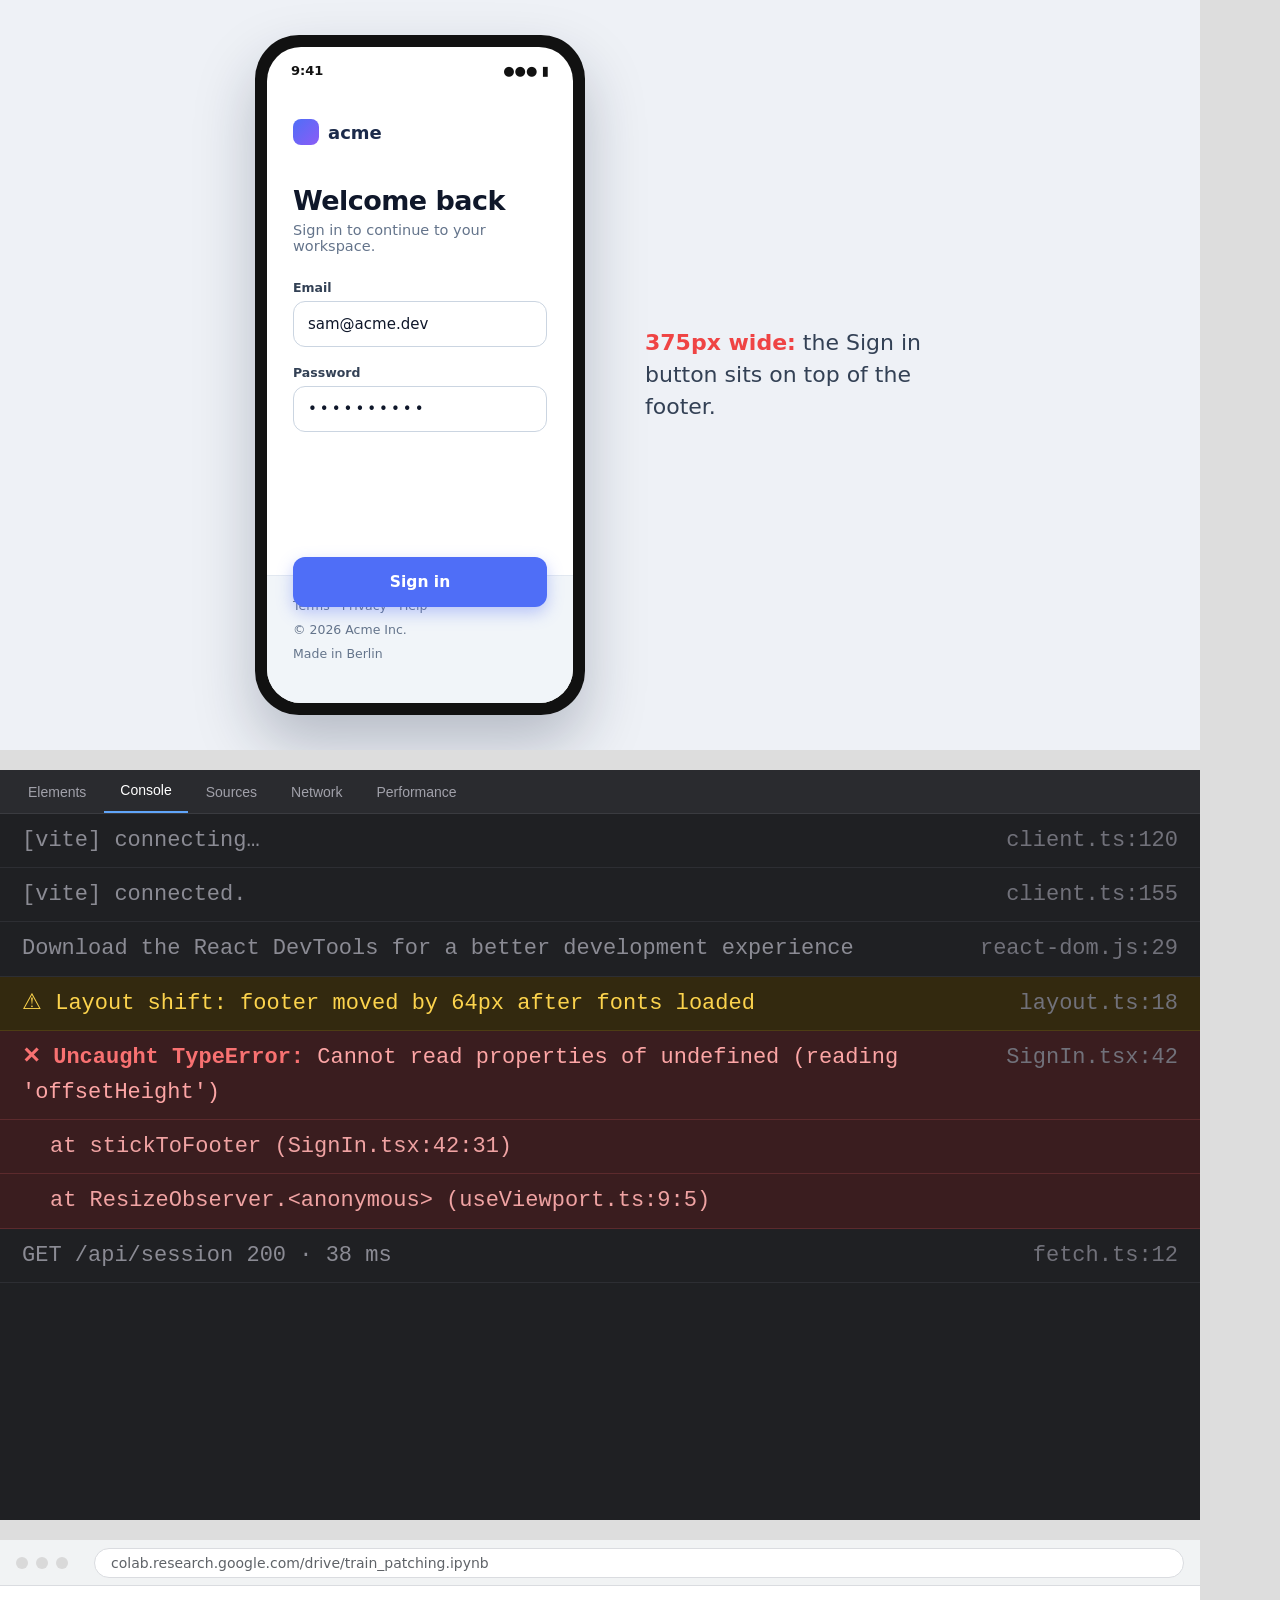
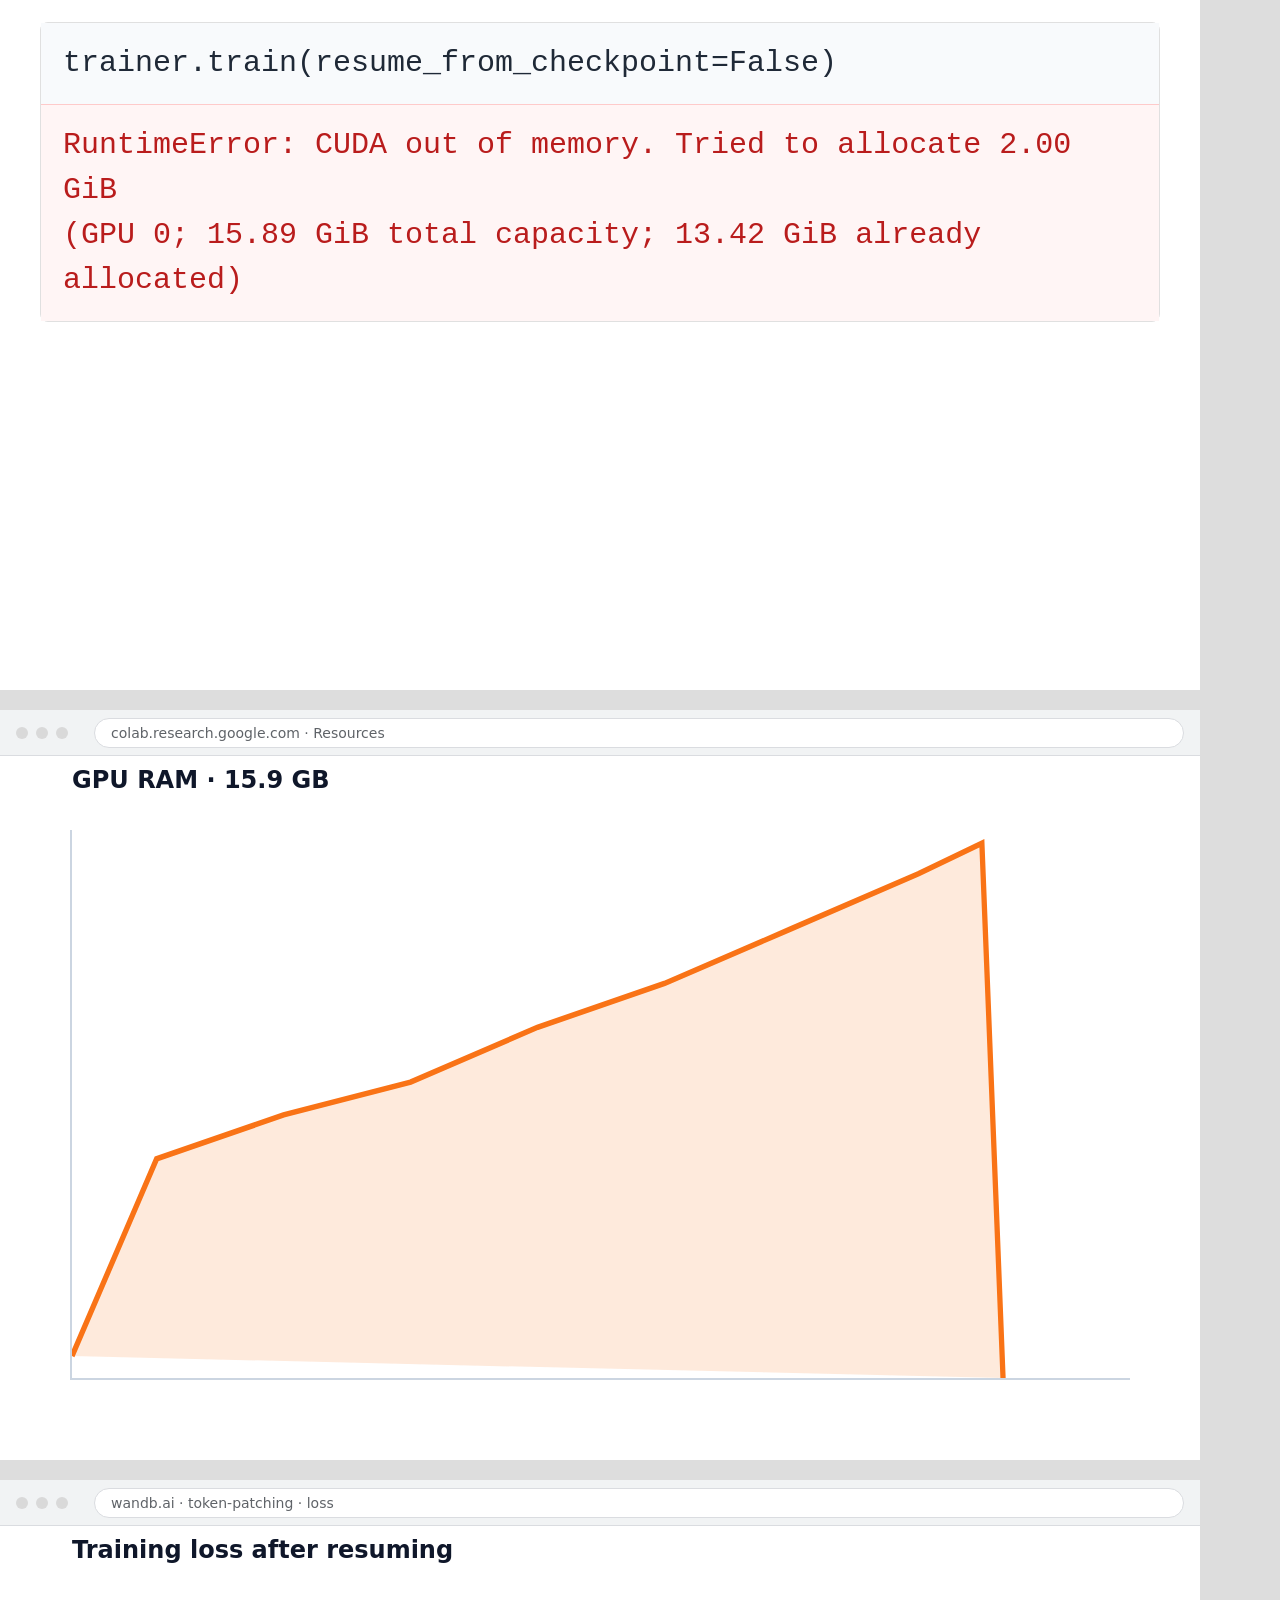
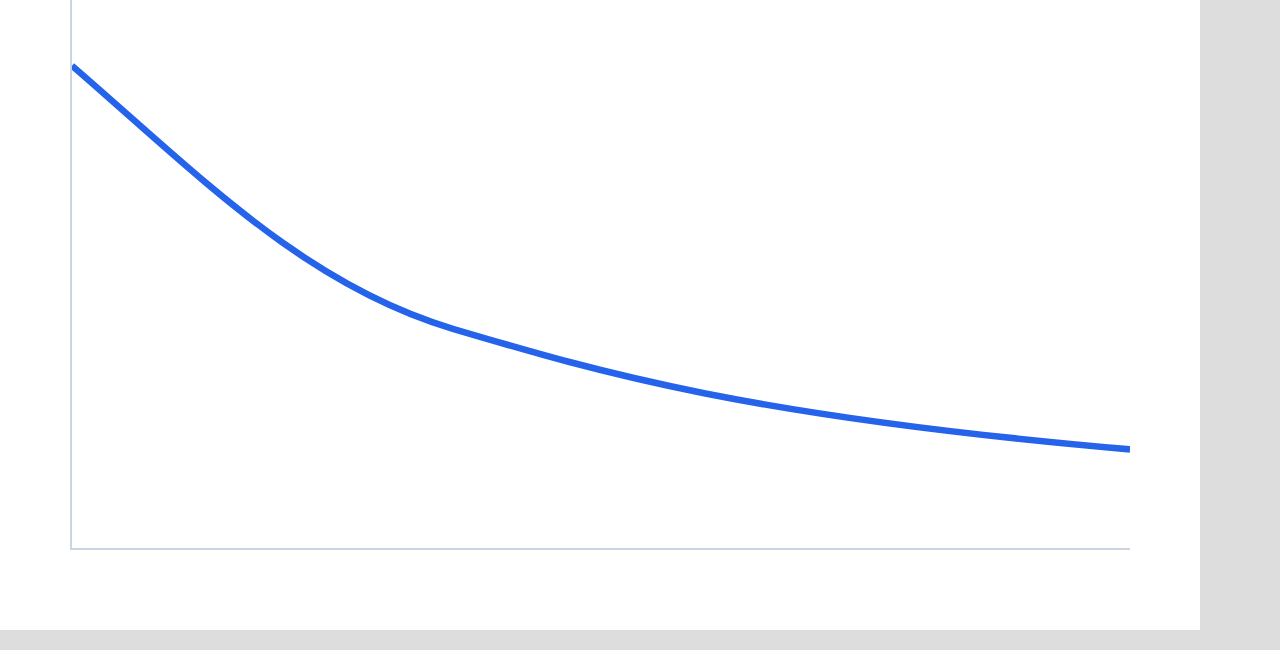
<file: docs/archive/2-show-everything/scenes.html>
<!doctype html>
<!-- Demo "screenshots" shown inside the marketing shots of the panel. Each scene is one
     element with an id; tools/shots.mjs renders them at 2x and hands them to the mock host. -->
<html><head><meta charset="utf-8"><title>Chipmunk demo scenes</title>
<style>
  * { box-sizing: border-box; }
  body { margin: 0; background: #ddd; font-family: "Segoe UI Variable Text", "Segoe UI", system-ui, sans-serif; }
  .scene { width: 1200px; height: 750px; overflow: hidden; position: relative; margin: 0 0 20px; }

  /* 1. A sign-in page on a phone, with the button sitting on top of the footer */
  #signin { background: #eef1f6; display: flex; align-items: center; justify-content: center; gap: 60px; }
  #signin .phone { width: 330px; height: 680px; border-radius: 44px; background: #111; padding: 12px; box-shadow: 0 30px 60px rgba(20, 30, 60, .25); }
  #signin .screen { width: 100%; height: 100%; border-radius: 34px; background: #fff; position: relative; overflow: hidden; }
  #signin .top { height: 46px; display: flex; align-items: center; justify-content: space-between; padding: 0 24px; font-size: 13px; font-weight: 600; color: #111; }
  #signin .logo { margin: 26px 26px 0; display: flex; align-items: center; gap: 9px; font-weight: 700; font-size: 18px; color: #1b2a4a; }
  #signin .logo i { width: 26px; height: 26px; border-radius: 8px; background: linear-gradient(135deg, #4f6ef7, #8b5cf6); display: block; }
  #signin h1 { margin: 40px 26px 6px; font-size: 27px; color: #0f172a; letter-spacing: -.02em; }
  #signin p { margin: 0 26px 26px; color: #64748b; font-size: 14.5px; }
  #signin label { display: block; margin: 0 26px 6px; font-size: 12.5px; font-weight: 600; color: #334155; }
  #signin .field { margin: 0 26px 18px; height: 46px; border: 1.5px solid #cbd5e1; border-radius: 12px; display: flex; align-items: center; padding: 0 14px; color: #0f172a; font-size: 15px; }
  #signin .field.pw { letter-spacing: 3px; }
  #signin .footer { position: absolute; left: 0; right: 0; bottom: 0; height: 128px; background: #f1f5f9; border-top: 1px solid #e2e8f0; padding: 18px 26px; font-size: 12.5px; color: #64748b; line-height: 1.9; }
  #signin .btn { position: absolute; left: 26px; right: 26px; bottom: 96px; height: 50px; border-radius: 12px; background: #4f6ef7; color: #fff; font-weight: 700; display: flex; align-items: center; justify-content: center; font-size: 15.5px; box-shadow: 0 6px 16px rgba(79, 110, 247, .35); }
  #signin .ring { position: absolute; left: 50%; bottom: 74px; width: 330px; height: 98px; transform: translateX(-50%); border: 4px solid #ef4444; border-radius: 22px; }
  #signin .note { width: 300px; font-size: 22px; line-height: 1.45; color: #334155; }
  #signin .note b { color: #ef4444; }

  /* 2. A browser console with an error */
  #console { background: #1f2023; color: #d4d4d8; font: 22px/1.6 "Cascadia Mono", Consolas, monospace; }
  #console .tabs { height: 44px; background: #2a2b2f; display: flex; align-items: flex-end; gap: 2px; padding: 0 12px; border-bottom: 1px solid #3a3b40; font-family: "Segoe UI", sans-serif; font-size: 14px; }
  #console .tabs span { padding: 10px 16px; color: #a1a1aa; }
  #console .tabs span.on { color: #fff; border-bottom: 2px solid #60a5fa; }
  #console .row { padding: 9px 22px; border-bottom: 1px solid #2d2e33; display: flex; gap: 14px; }
  #console .row .src { margin-left: auto; color: #71717a; white-space: nowrap; }
  #console .err { background: #3a1d1f; color: #fca5a5; border-color: #5c2a2d; }
  #console .err b { color: #f87171; }
  #console .warn { background: #33290f; color: #fcd34d; border-color: #4d3d14; }
  #console .indent { padding-left: 50px; color: #f0a3a3; }
  #console .muted { color: #8b8b94; }

  /* 3-5. Scenes for Past chats */
  #colab, #gpu, #loss { background: #fff; }
  .chrome { height: 46px; background: #f1f3f4; border-bottom: 1px solid #dadce0; display: flex; align-items: center; gap: 8px; padding: 0 16px; }
  .chrome i { width: 12px; height: 12px; border-radius: 50%; background: #d9d9d9; display: block; }
  .chrome .url { margin-left: 18px; flex: 1; height: 30px; border-radius: 15px; background: #fff; border: 1px solid #dadce0; font-size: 14px; color: #5f6368; display: flex; align-items: center; padding: 0 16px; }
  #colab .cell { margin: 36px 40px 0; border: 1px solid #e0e0e0; border-radius: 8px; font: 30px/1.5 "Cascadia Mono", Consolas, monospace; }
  #colab .code { padding: 18px 22px; color: #1f2937; background: #f8fafc; }
  #colab .out { padding: 18px 22px; color: #b91c1c; background: #fff5f5; border-top: 1px solid #fecaca; }
  .chart { position: absolute; left: 70px; right: 70px; top: 120px; bottom: 80px; border-left: 2px solid #cbd5e1; border-bottom: 2px solid #cbd5e1; }
  .chart h2 { position: absolute; top: -64px; left: 0; margin: 0; font-size: 24px; color: #0f172a; }
  .chart svg { position: absolute; inset: 0; width: 100%; height: 100%; }
</style></head>
<body>
  <div class="scene" id="signin">
    <div class="phone"><div class="screen">
      <div class="top"><span>9:41</span><span>●●● ▮</span></div>
      <div class="logo"><i></i>acme</div>
      <h1>Welcome back</h1>
      <p>Sign in to continue to your workspace.</p>
      <label>Email</label><div class="field">sam@acme.dev</div>
      <label>Password</label><div class="field pw">••••••••••</div>
      <div class="footer">Terms · Privacy · Help<br>© 2026 Acme Inc.<br>Made in Berlin</div>
      <div class="btn">Sign in</div>
    </div></div>
    <div class="note"><b>375px wide:</b> the Sign in button sits on top of the footer.</div>
  </div>

  <div class="scene" id="console">
    <div class="tabs"><span>Elements</span><span class="on">Console</span><span>Sources</span><span>Network</span><span>Performance</span></div>
    <div class="row muted"><span>[vite] connecting…</span><span class="src">client.ts:120</span></div>
    <div class="row muted"><span>[vite] connected.</span><span class="src">client.ts:155</span></div>
    <div class="row muted"><span>Download the React DevTools for a better development experience</span><span class="src">react-dom.js:29</span></div>
    <div class="row warn"><span>⚠ Layout shift: footer moved by 64px after fonts loaded</span><span class="src">layout.ts:18</span></div>
    <div class="row err"><span><b>✕ Uncaught TypeError:</b> Cannot read properties of undefined (reading 'offsetHeight')</span><span class="src">SignIn.tsx:42</span></div>
    <div class="row err indent"><span>at stickToFooter (SignIn.tsx:42:31)</span></div>
    <div class="row err indent"><span>at ResizeObserver.&lt;anonymous&gt; (useViewport.ts:9:5)</span></div>
    <div class="row muted"><span>GET /api/session 200 · 38 ms</span><span class="src">fetch.ts:12</span></div>
  </div>

  <div class="scene" id="colab">
    <div class="chrome"><i></i><i></i><i></i><span class="url">colab.research.google.com/drive/train_patching.ipynb</span></div>
    <div class="cell"><div class="code">trainer.train(resume_from_checkpoint=False)</div>
      <div class="out">RuntimeError: CUDA out of memory. Tried to allocate 2.00 GiB<br>(GPU 0; 15.89 GiB total capacity; 13.42 GiB already allocated)</div></div>
  </div>

  <div class="scene" id="gpu">
    <div class="chrome"><i></i><i></i><i></i><span class="url">colab.research.google.com · Resources</span></div>
    <div class="chart"><h2>GPU RAM · 15.9 GB</h2>
      <svg viewBox="0 0 1000 500" preserveAspectRatio="none"><path d="M0 480 L80 300 L200 260 L320 230 L440 180 L560 140 L680 90 L800 40 L860 12 L880 500" fill="rgba(244,114,22,.15)" stroke="#f97316" stroke-width="5"/></svg></div>
  </div>

  <div class="scene" id="loss">
    <div class="chrome"><i></i><i></i><i></i><span class="url">wandb.ai · token-patching · loss</span></div>
    <div class="chart"><h2>Training loss after resuming</h2>
      <svg viewBox="0 0 1000 500" preserveAspectRatio="none"><path d="M0 60 C 120 160, 220 260, 360 300 S 640 380, 1000 410" fill="none" stroke="#2563eb" stroke-width="6"/></svg></div>
  </div>
</body></html>
</file>
<file: ui/app.css>
/* Chipmunk: warm paper, ink type, one chestnut accent. */
:root {
  --bg: #f7f6f2;
  --surface: #ffffff;
  --sunken: #f1efe9;
  --hover: #ebe8e1;
  --line: #e6e2d9;
  --line-strong: #d5d0c4;
  --ink: #1d1b18;
  --ink-2: #5d5951;
  --ink-3: #959088;
  --accent: #b5602a;
  --accent-strong: #9a4e1f;
  --accent-soft: #f5e8dc;
  --accent-ink: #8a4518;
  --ok: #2f7a4f;
  --ok-soft: #e3f1e8;
  --warn: #996011;
  --warn-soft: #fbf0dc;
  --danger: #b3372f;
  --danger-soft: #fbe9e7;
  --primary: #1d1b18;
  --primary-ink: #ffffff;
  --primary-hover: #000000;
  --shadow-lg: 0 24px 60px rgba(29, 27, 24, .16), 0 2px 8px rgba(29, 27, 24, .06);
  --sans: "Segoe UI Variable Text", "Segoe UI", system-ui, sans-serif;
  --serif: "Sitka Subheading", "Sitka Text", Georgia, "Times New Roman", serif;
  --mono: "Cascadia Mono", "Cascadia Code", Consolas, monospace;
  color-scheme: light;
}

@media (prefers-color-scheme: dark) {
  :root:not([data-theme="light"]) {
    --bg: #161513;
    --surface: #1e1d1a;
    --sunken: #242220;
    --hover: #2c2a26;
    --line: #2f2d29;
    --line-strong: #3e3b36;
    --ink: #edeae4;
    --ink-2: #aba69d;
    --ink-3: #7b776f;
    --accent: #e0915a;
    --accent-strong: #eba372;
    --accent-soft: #33251a;
    --accent-ink: #f0b78e;
    --ok: #64c38d;
    --ok-soft: #17291f;
    --warn: #e2ae58;
    --warn-soft: #2f2615;
    --danger: #ef7f74;
    --danger-soft: #331c1a;
    --primary: #d9d3c8;
    --primary-ink: #161513;
    --primary-hover: #e8e3da;
    --shadow-lg: 0 24px 60px rgba(0, 0, 0, .5), 0 2px 8px rgba(0, 0, 0, .3);
    color-scheme: dark;
  }
}

:root[data-theme="dark"] {
  --bg: #161513;
  --surface: #1e1d1a;
  --sunken: #242220;
  --hover: #2c2a26;
  --line: #2f2d29;
  --line-strong: #3e3b36;
  --ink: #edeae4;
  --ink-2: #aba69d;
  --ink-3: #7b776f;
  --accent: #e0915a;
  --accent-strong: #eba372;
  --accent-soft: #33251a;
  --accent-ink: #f0b78e;
  --ok: #64c38d;
  --ok-soft: #17291f;
  --warn: #e2ae58;
  --warn-soft: #2f2615;
  --danger: #ef7f74;
  --danger-soft: #331c1a;
  --primary: #d9d3c8;
  --primary-ink: #161513;
  --primary-hover: #e8e3da;
  --shadow-lg: 0 24px 60px rgba(0, 0, 0, .5), 0 2px 8px rgba(0, 0, 0, .3);
  color-scheme: dark;
}

* { box-sizing: border-box; }
html, body { height: 100%; margin: 0; }
body {
  background: var(--bg);
  color: var(--ink);
  font: 13.5px/1.5 var(--sans);
  -webkit-font-smoothing: antialiased;
  overflow: hidden;
  user-select: none;
}
button, input, textarea, select { font: inherit; color: inherit; }
button { cursor: pointer; }
:focus-visible { outline: 2px solid var(--accent); outline-offset: 2px; border-radius: 6px; }
::selection { background: var(--accent-soft); }

.icon { display: inline-flex; width: 16px; height: 16px; flex: none; }
.icon svg { width: 100%; height: 100%; fill: none; stroke: currentColor; stroke-width: 1.7; stroke-linecap: round; stroke-linejoin: round; }

.app { display: flex; flex-direction: column; height: 100vh; position: relative; }

/* ---------- top ---------- */
.topbar { display: flex; align-items: center; gap: 2px; padding: 10px 10px 2px 8px; }
#btn-drafts { margin-right: 2px; }
.title-input {
  flex: 1; min-width: 0;
  border: 1px solid transparent; border-radius: 8px; background: transparent;
  padding: 5px 7px;
  font-family: var(--serif); font-size: 18px; font-weight: 600; letter-spacing: -.005em;
  user-select: text;
}
.title-input:hover { background: var(--sunken); }
.title-input:focus { outline: none; background: var(--surface); border-color: var(--line-strong); }
.title-input::placeholder { color: var(--ink-3); font-weight: 500; }

.update-pill {
  display: inline-flex; align-items: center; gap: 6px; flex: none;
  height: 28px; padding: 0 11px 0 9px; margin-right: 2px; border-radius: 14px;
  border: 1px solid transparent; background: var(--accent-soft); color: var(--accent-ink);
  font-size: 12px; font-weight: 600; cursor: pointer; transition: background .15s;
}
.update-pill:hover { background: var(--accent); color: #fff; }
.update-pill .icon { width: 14px; height: 14px; }
.update-pill[hidden] { display: none; }
.icon-btn {
  display: inline-flex; align-items: center; justify-content: center;
  width: 32px; height: 32px; flex: none;
  border: none; border-radius: 8px; background: transparent; color: var(--ink-2);
  transition: background .12s, color .12s;
}
.icon-btn:hover { background: var(--hover); color: var(--ink); }
.icon-btn.active { background: var(--hover); color: var(--ink); }
.icon-btn .icon { width: 17px; height: 17px; }

.subbar { display: flex; align-items: center; justify-content: space-between; gap: 8px; padding: 2px 16px 10px 50px; color: var(--ink-3); font-size: 12px; }
.save-state { display: inline-flex; align-items: center; gap: 6px; white-space: nowrap; }
.save-state .dot { width: 6px; height: 6px; border-radius: 50%; background: var(--ok); opacity: .8; }
.save-state.saving .dot { background: var(--warn); }
.save-state.error { color: var(--danger); }
.save-state.error .dot { background: var(--danger); }

/* switch */
.switch-label { display: inline-flex; align-items: center; gap: 8px; cursor: pointer; color: var(--ink-2); font-size: 12px; white-space: nowrap; }
.switch-label input { position: absolute; opacity: 0; pointer-events: none; }
.switch { position: relative; width: 28px; height: 16px; border-radius: 10px; background: var(--line-strong); transition: background .15s; flex: none; }
.switch::after { content: ""; position: absolute; left: 2px; top: 2px; width: 12px; height: 12px; border-radius: 50%; background: #fff; transition: transform .15s; box-shadow: 0 1px 2px rgba(0,0,0,.2); }
.switch-label input:checked + .switch { background: var(--accent); }
.switch-label input:checked + .switch::after { transform: translateX(12px); }
.switch-label input:focus-visible + .switch { outline: 2px solid var(--accent); outline-offset: 2px; }
.collect.on { color: var(--accent-ink); }
.collect .pulse { width: 6px; height: 6px; border-radius: 50%; background: var(--accent); display: none; }
.collect.on .pulse { display: inline-block; animation: pulse 1.6s ease-in-out infinite; }
@keyframes pulse { 0%, 100% { opacity: 1; } 50% { opacity: .2; } }

/* ---------- scroll + document ---------- */
.scroll { flex: 1; overflow-y: auto; padding: 0 14px 20px 14px; scrollbar-gutter: stable; }
.scroll::-webkit-scrollbar { width: 10px; }
.scroll::-webkit-scrollbar-thumb { background: var(--line-strong); border-radius: 10px; border: 3px solid var(--bg); }

.doc {
  background: var(--surface);
  border: 1px solid var(--line);
  border-radius: 14px;
  transition: border-color .15s, box-shadow .15s;
}
.doc:focus-within { border-color: var(--line-strong); box-shadow: 0 0 0 4px var(--accent-soft); }
.editor {
  display: block; width: 100%; min-height: 200px;
  resize: none; border: none; outline: none; background: transparent;
  padding: 16px 18px 6px 18px;
  font-size: 15px; line-height: 1.65; color: var(--ink);
  user-select: text; overflow: hidden;
}
.editor::placeholder { color: var(--ink-3); }
.doc-foot { display: flex; align-items: center; justify-content: space-between; padding: 6px 10px 10px 10px; }
.doc-meta { color: var(--ink-3); font-size: 11.5px; padding-right: 6px; }

.dictation {
  display: inline-flex; align-items: center; gap: 7px;
  height: 28px; padding: 0 10px 0 8px; border-radius: 15px;
  border: 1px solid transparent; background: transparent; color: var(--ink-3);
  font-size: 12px; font-weight: 600;
  transition: background .15s, color .15s;
}
.dictation:hover { background: var(--sunken); color: var(--ink-2); }
.dictation .icon { width: 14px; height: 14px; }
.dictation kbd { font-size: 10px; }

kbd {
  font: 600 10.5px/1 var(--sans);
  background: var(--surface); border: 1px solid var(--line-strong); border-bottom-width: 2px;
  border-radius: 5px; padding: 2px 5px; color: var(--ink-2); white-space: nowrap;
}

/* ---------- sections ---------- */
.section { margin-top: 22px; }
.section-head { display: flex; align-items: center; gap: 4px; padding: 0 4px 8px 4px; }
.section-title { font-size: 12.5px; font-weight: 600; color: var(--ink-2); flex: 1; display: flex; align-items: center; gap: 7px; }
.count-pill { font-size: 11px; font-weight: 600; background: var(--sunken); border: 1px solid var(--line); color: var(--ink-2); border-radius: 10px; padding: 0 7px; line-height: 17px; }
.chip-btn {
  display: inline-flex; align-items: center; gap: 6px;
  border: none; background: transparent;
  border-radius: 8px; padding: 5px 8px; font-size: 12.5px; color: var(--ink-2); font-weight: 500;
}
.chip-btn:hover { background: var(--hover); color: var(--ink); }
.chip-btn .icon { width: 15px; height: 15px; }

/* reminders */
.checklist { display: flex; flex-direction: column; gap: 2px; }
.check-item {
  display: flex; align-items: center; gap: 10px;
  border-radius: 9px; padding: 6px 6px 6px 8px; min-height: 36px;
  transition: background .12s;
}
.check-item:hover { background: var(--sunken); }
.check-item.done .check-text { color: var(--ink-3); text-decoration: line-through; text-decoration-color: var(--line-strong); }
.check-item.armed { background: var(--accent-soft); }
.check-item.drop-hover { background: var(--accent-soft); outline: 1.5px dashed var(--accent); }
.check-box {
  width: 18px; height: 18px; flex: none; border-radius: 5px; border: 1.5px solid var(--line-strong);
  display: inline-flex; align-items: center; justify-content: center; background: var(--surface); color: #fff; padding: 0;
}
.check-box:hover { border-color: var(--ink-3); }
.check-box .icon { width: 12px; height: 12px; }
.check-box .icon svg { stroke-width: 3; }
.check-item.done .check-box { background: var(--ok); border-color: var(--ok); }
.check-text { flex: 1; min-width: 0; user-select: text; overflow: hidden; text-overflow: ellipsis; white-space: nowrap; }
.check-link { display: inline-flex; align-items: center; gap: 6px; font-size: 11.5px; color: var(--ink-3); max-width: 45%; }
.check-link img { width: 28px; height: 20px; object-fit: cover; border-radius: 4px; border: 1px solid var(--line); }
.check-link span { overflow: hidden; text-overflow: ellipsis; white-space: nowrap; }
.armed-hint { font-size: 11.5px; color: var(--accent-ink); white-space: nowrap; display: inline-flex; align-items: center; gap: 5px; font-weight: 600; }
.check-item .row-actions { display: flex; gap: 2px; opacity: 0; transition: opacity .1s; }
.check-item:hover .row-actions, .check-item:focus-within .row-actions { opacity: 1; }
.mini-btn { border: none; background: transparent; color: var(--ink-3); width: 24px; height: 24px; border-radius: 6px; display: inline-flex; align-items: center; justify-content: center; padding: 0; }
.mini-btn:hover { background: var(--hover); color: var(--ink); }
.mini-btn .icon { width: 14px; height: 14px; }
.add-check { display: flex; align-items: center; gap: 10px; border-radius: 9px; padding: 0 8px 0 9px; color: var(--ink-3); }
.add-check:hover { background: var(--sunken); }
.add-check:focus-within { background: var(--surface); box-shadow: inset 0 0 0 1px var(--line-strong); }
.add-check input { flex: 1; border: none; outline: none; background: transparent; padding: 8px 0; user-select: text; }
.add-check input::placeholder { color: var(--ink-3); }

/* collected */
.att-grid { display: grid; grid-template-columns: repeat(auto-fill, minmax(132px, 1fr)); gap: 8px; }
.att {
  position: relative;
  background: var(--surface); border: 1px solid var(--line); border-radius: 11px;
  overflow: hidden; min-height: 92px;
  display: flex; flex-direction: column; cursor: grab;
  transition: border-color .12s, transform .12s;
}
.att:hover { border-color: var(--line-strong); }
.att.dragging { opacity: .35; }
.att.drop-before { box-shadow: -3px 0 0 var(--accent); }
.att.excluded { opacity: .45; }
.att.excluded::after {
  content: "Left out"; position: absolute; left: 6px; bottom: 6px;
  font-size: 10.5px; font-weight: 600; background: var(--sunken); color: var(--ink-2); border-radius: 5px; padding: 0 6px;
}
.att.fresh { animation: pop .45s cubic-bezier(.2, 1.4, .4, 1); }
@keyframes pop { from { transform: scale(.9); opacity: 0; } }
.att .thumb { position: relative; height: 84px; background: var(--sunken); flex: none; border-bottom: 1px solid var(--line); }
.att .thumb .num {
  position: absolute; left: 6px; top: 6px; min-width: 20px; height: 20px; padding: 0 6px; border-radius: 10px;
  display: inline-flex; align-items: center; justify-content: center;
  background: rgba(24, 22, 19, .78); color: #fff; font-size: 11.5px; font-weight: 700; letter-spacing: .01em;
  box-shadow: 0 0 0 1.5px rgba(255, 255, 255, .85);
}
.att.flash { animation: flash 1.1s ease-out; }
@keyframes flash { 0% { box-shadow: 0 0 0 0 var(--accent); } 25% { box-shadow: 0 0 0 3px var(--accent); } 100% { box-shadow: 0 0 0 0 transparent; } }
.att-note {
  display: block; width: 100%; resize: none; overflow: hidden;
  border: 1px solid transparent; border-radius: 7px; background: transparent;
  margin: -3px -5px 1px; width: calc(100% + 10px); padding: 3px 5px;
  font-size: 12px; line-height: 1.45; color: var(--ink); user-select: text; cursor: text;
  transition: background .12s, border-color .12s;
}
.att-note::placeholder { color: var(--ink-3); }
.att-note:hover { background: var(--sunken); }
.att-note:focus { outline: none; background: var(--surface); border-color: var(--line-strong); box-shadow: 0 0 0 3px var(--accent-soft); }
.att:not(.has-thumb) .att-note { margin-top: 5px; }
.att .thumb img { width: 100%; height: 100%; object-fit: cover; object-position: top center; display: block; }
.att .att-body { padding: 7px 9px 8px; display: flex; flex-direction: column; gap: 1px; min-width: 0; flex: 1; }
.att .att-name { font-size: 12px; font-weight: 600; white-space: nowrap; overflow: hidden; text-overflow: ellipsis; }
.att .att-name.wrap { white-space: normal; word-break: break-word; display: -webkit-box; -webkit-line-clamp: 3; -webkit-box-orient: vertical; }
.att .att-sub { font-size: 11px; color: var(--ink-3); white-space: nowrap; overflow: hidden; text-overflow: ellipsis; }
.att .att-quote { font-size: 12px; color: var(--ink-2); display: -webkit-box; -webkit-line-clamp: 3; -webkit-box-orient: vertical; overflow: hidden; font-family: var(--serif); line-height: 1.45; }
.att .kind-badge { display: inline-flex; align-items: center; gap: 5px; color: var(--ink-3); font-size: 11px; font-weight: 600; min-width: 0; }
.att .kind-badge span { overflow: hidden; text-overflow: ellipsis; white-space: nowrap; }
.att .kind-badge .icon { width: 13px; height: 13px; }
.att .warn-tag { color: var(--danger); }
.att.wide { grid-column: span 2; }
.att-tools { position: absolute; top: 5px; right: 5px; display: flex; gap: 3px; opacity: 0; transition: opacity .1s; }
.att:hover .att-tools, .att:focus-within .att-tools { opacity: 1; }
.att-tools button {
  width: 24px; height: 24px; border-radius: 6px; border: none; padding: 0;
  display: inline-flex; align-items: center; justify-content: center;
  background: rgba(24, 22, 19, .74); color: #fff;
}
.att-tools button:hover { background: rgba(24, 22, 19, .92); }
.att-tools .icon { width: 13px; height: 13px; }
.att .linked-tag {
  position: absolute; top: 6px; left: 6px; width: 18px; height: 18px; border-radius: 50%;
  background: var(--ok); color: #fff; display: flex; align-items: center; justify-content: center;
  box-shadow: 0 0 0 2px var(--surface);
}
.att:not(.has-thumb) .linked-tag { left: auto; right: 7px; top: 7px; }
.att .linked-tag .icon { width: 11px; height: 11px; }
.att .linked-tag .icon svg { stroke-width: 3.2; }

/* empty state */
.empty {
  display: flex; gap: 14px; align-items: center;
  border: 1px dashed var(--line-strong); border-radius: 14px; padding: 14px 16px;
}
.empty img { width: 64px; height: 64px; flex: none; }
.empty .e-title { font-weight: 600; margin-bottom: 2px; }
.empty .e-body { color: var(--ink-2); font-size: 12.5px; line-height: 1.6; }
.keys { display: grid; grid-template-columns: auto 1fr; gap: 6px 10px; margin-top: 12px; font-size: 12.5px; color: var(--ink-2); align-items: center; }
.keys kbd { justify-self: start; }

/* ---------- footer ---------- */
.footer { border-top: 1px solid var(--line); background: var(--surface); padding: 9px 12px 12px 12px; display: flex; flex-direction: column; gap: 9px; }
.estimate { display: flex; justify-content: space-between; gap: 10px; font-size: 11.5px; color: var(--ink-3); padding: 0 2px; }
.estimate .warn { color: var(--warn); font-weight: 600; }
.actions { display: flex; gap: 6px; }
.btn {
  display: inline-flex; align-items: center; justify-content: center; gap: 7px;
  height: 36px; padding: 0 12px; border-radius: 10px;
  border: 1px solid var(--line-strong); background: var(--surface); color: var(--ink);
  font-weight: 600; font-size: 12.5px; white-space: nowrap;
  transition: background .12s, border-color .12s;
}
.btn:hover { background: var(--sunken); }
.btn:disabled { opacity: .45; cursor: default; }
.btn .icon { width: 15px; height: 15px; }
.btn.quiet { border-color: transparent; background: var(--sunken); color: var(--ink-2); }
.btn.quiet:hover { background: var(--hover); color: var(--ink); }
.btn.primary { flex: 1; background: var(--primary); border-color: var(--primary); color: var(--primary-ink); min-width: 0; }
.btn.primary:hover { background: var(--primary-hover); }
.btn.accent { background: var(--accent); border-color: var(--accent); color: #fff; }
.btn.accent:hover { background: var(--accent-strong); }
.btn.danger { color: var(--danger); }
.btn.ghost { border-color: transparent; background: transparent; }
.btn.ghost:hover { background: var(--hover); }
#btn-send { height: 46px; justify-content: flex-start; padding: 0 14px; gap: 11px; }
#btn-send .icon { width: 17px; height: 17px; }
#btn-send .label { display: flex; flex-direction: column; align-items: flex-start; min-width: 0; line-height: 1.25; }
#btn-send .l1 { font-size: 13px; font-weight: 700; }
#btn-send .l2 { font-size: 11px; font-weight: 500; opacity: .72; max-width: 100%; overflow: hidden; text-overflow: ellipsis; white-space: nowrap; }
.footer .actions .btn.quiet { height: 46px; padding: 0 12px; }

/* send: the main button sends to the default app, the caret picks any open window */
.send-split { flex: 1; display: flex; min-width: 0; }
.send-split #btn-send { border-radius: 10px 0 0 10px; }
#btn-send-more { flex: none; width: 34px; height: 46px; padding: 0; justify-content: center; border-radius: 0 10px 10px 0; border-left: 1px solid color-mix(in srgb, var(--primary-ink) 22%, transparent); }
#btn-send-more .caret { width: 15px; height: 15px; fill: none; stroke: currentColor; stroke-width: 2.4; stroke-linecap: round; stroke-linejoin: round; }
#btn-send-more.active { background: var(--primary-hover); }
.send-menu { min-width: 0; max-height: 70vh; overflow-y: auto; padding: 6px; animation: rise-sm .14s cubic-bezier(.2, .8, .2, 1); }
@keyframes rise-sm { from { transform: translateY(6px); opacity: 0; } }
.menu .menu-label { font-size: 11px; font-weight: 600; color: var(--ink-3); padding: 6px 10px 4px; }
.menu .menu-empty { color: var(--ink-3); font-size: 12.5px; padding: 12px 10px; line-height: 1.5; }
.menu button.copy-row { gap: 10px; color: var(--ink-2); }
.menu button.copy-row .menu-sub { color: var(--ink-3); font-size: 11.5px; margin-left: auto; }
details.extras { margin: 4px 0 20px; }
details.extras > summary { list-style: none; cursor: pointer; display: flex; align-items: center; gap: 7px; padding: 8px 4px; font-size: 12.5px; font-weight: 600; color: var(--ink-2); }
details.extras > summary::-webkit-details-marker { display: none; }
details.extras > summary .icon { width: 15px; height: 15px; color: var(--ink-3); transition: transform .15s; }
details.extras[open] > summary .icon { transform: rotate(90deg); }
details.extras > summary .muted { font-weight: 500; margin-left: auto; font-size: 11.5px; }
details.extras .settings-group { margin-top: 6px; }
.menu .menu-hint { color: var(--ink-3); font-size: 11.5px; padding: 8px 10px 4px; border-top: 1px solid var(--line); margin-top: 4px; }
.menu button.target { gap: 11px; padding: 7px 8px; }
.target-icon { width: 30px; height: 30px; border-radius: 8px; flex: none; display: flex; align-items: center; justify-content: center; background: var(--sunken); color: var(--ink-2); }
.target-icon.ai { background: var(--accent-soft); color: var(--accent-ink); }
.target-icon .icon { width: 15px; height: 15px; }
.target-text { display: flex; flex-direction: column; min-width: 0; flex: 1; line-height: 1.3; }
.target-text .t1 { font-weight: 600; }
.target-text .t2 { color: var(--ink-3); font-size: 11.5px; overflow: hidden; text-overflow: ellipsis; white-space: nowrap; }
.target-default { font-size: 10.5px; font-weight: 700; color: var(--ink-3); border: 1px solid var(--line); border-radius: 5px; padding: 0 5px; line-height: 16px; flex: none; }

/* ---------- overlays ---------- */
.scrim { position: absolute; inset: 0; background: rgba(20, 18, 15, .28); z-index: 20; animation: fade .14s ease-out; }
@keyframes fade { from { opacity: 0; } }
.drawer {
  position: absolute; top: 0; bottom: 0; left: 0; width: min(380px, 92%);
  background: var(--surface); box-shadow: var(--shadow-lg); z-index: 21;
  display: flex; flex-direction: column; animation: slide-in .18s cubic-bezier(.2, .8, .2, 1);
}
@keyframes slide-in { from { transform: translateX(-20px); opacity: 0; } }
.sheet {
  position: absolute; left: 0; right: 0; bottom: 0; top: 36px;
  background: var(--surface); box-shadow: var(--shadow-lg); z-index: 21;
  border-radius: 16px 16px 0 0; display: flex; flex-direction: column;
  animation: rise .2s cubic-bezier(.2, .8, .2, 1);
}
@keyframes rise { from { transform: translateY(18px); opacity: 0; } }
.panel-head { display: flex; align-items: center; gap: 6px; padding: 14px 10px 10px 18px; }
.panel-head h2 { margin: 0; font-family: var(--serif); font-size: 19px; font-weight: 600; flex: 1; display: flex; align-items: center; gap: 8px; min-width: 0; }
.panel-head h2 span { overflow: hidden; text-overflow: ellipsis; white-space: nowrap; }
.panel-body { flex: 1; overflow-y: auto; padding: 2px 14px 18px 14px; }
.panel-foot { border-top: 1px solid var(--line); padding: 10px 12px; display: flex; gap: 6px; }

.search { display: flex; align-items: center; gap: 8px; margin: 0 14px 8px 14px; border-radius: 10px; padding: 0 10px; background: var(--sunken); border: 1px solid transparent; }
.search:focus-within { border-color: var(--line-strong); background: var(--surface); }
.search input { flex: 1; border: none; outline: none; background: transparent; padding: 8px 0; user-select: text; }
.search .icon { color: var(--ink-3); }

.group-label { font-size: 11.5px; font-weight: 600; color: var(--ink-3); padding: 14px 6px 6px 6px; }
.draft-item { display: flex; flex-direction: column; gap: 3px; width: 100%; text-align: left; border: none; background: transparent; border-radius: 10px; padding: 9px 10px; position: relative; }
.draft-item:hover { background: var(--sunken); }
.draft-item.current { background: var(--sunken); box-shadow: inset 2px 0 0 var(--accent); }
.draft-item .di-top { display: flex; align-items: center; gap: 6px; min-width: 0; padding-right: 54px; }
.draft-item .di-title { font-weight: 600; overflow: hidden; text-overflow: ellipsis; white-space: nowrap; flex: 1; }
.draft-item .di-preview { color: var(--ink-2); font-size: 12px; overflow: hidden; text-overflow: ellipsis; white-space: nowrap; }
.draft-item .di-meta { display: flex; align-items: center; gap: 8px; color: var(--ink-3); font-size: 11.5px; }
.draft-item .di-thumbs { display: flex; gap: 3px; }
.draft-item .di-thumbs img { width: 26px; height: 18px; object-fit: cover; border-radius: 4px; border: 1px solid var(--line); }
.badge { font-size: 10.5px; font-weight: 700; border-radius: 5px; padding: 0 6px; line-height: 17px; flex: none; }
.badge.sent { background: var(--ok-soft); color: var(--ok); }
.badge.imported { background: var(--sunken); color: var(--ink-2); border: 1px solid var(--line); }
.draft-item .di-actions { position: absolute; top: 6px; right: 6px; display: flex; gap: 2px; opacity: 0; }
.draft-item:hover .di-actions, .draft-item:focus-within .di-actions { opacity: 1; }
.draft-item .pinned-mark { color: var(--accent); }
.draft-item .pinned-mark .icon { width: 13px; height: 13px; }
.list-empty { color: var(--ink-3); text-align: center; padding: 28px 12px; font-size: 12.5px; }

/* settings */
.settings-group { margin: 4px 0 20px 0; }
.settings-group h3 { margin: 0 4px 8px 4px; font-size: 12.5px; font-weight: 600; color: var(--ink-2); display: flex; align-items: center; gap: 7px; }
.settings-group h3 .icon { width: 15px; height: 15px; color: var(--ink-3); }
.setting-row { display: flex; align-items: center; gap: 12px; justify-content: space-between; padding: 10px 12px; background: var(--sunken); border-radius: 10px; margin-bottom: 3px; }
.setting-row.col { flex-direction: column; align-items: stretch; gap: 8px; }
.setting-row .sr-text { min-width: 0; }
.setting-row .sr-title { font-weight: 600; font-size: 13px; }
.setting-row .sr-sub { color: var(--ink-3); font-size: 11.5px; line-height: 1.5; }
.hotkey-input {
  width: 138px; text-align: center; cursor: pointer;
  border: 1px solid var(--line-strong); border-radius: 8px; background: var(--surface);
  padding: 5px 8px; font-weight: 600; font-size: 12px; caret-color: transparent; user-select: none;
}
.hotkey-input:focus { outline: none; border-color: var(--accent); background: var(--accent-soft); color: var(--accent-ink); }
.hotkey-input.error { border-color: var(--danger); color: var(--danger); }
.select { border: 1px solid var(--line-strong); border-radius: 8px; background: var(--surface); padding: 5px 8px; font-size: 12px; }
.path-box { font-family: var(--mono); font-size: 11px; color: var(--ink-2); word-break: break-all; user-select: text; }
.code {
  position: relative; font-family: var(--mono); font-size: 11.5px; line-height: 1.55; color: var(--ink);
  background: var(--surface); border: 1px solid var(--line); border-radius: 8px; padding: 8px 40px 8px 10px;
  white-space: pre-wrap; word-break: break-all; user-select: text;
}
.code .copy { position: absolute; top: 5px; right: 5px; }
.steps { margin: 0; padding-left: 18px; color: var(--ink-2); font-size: 12.5px; line-height: 1.7; }
.status-pill { white-space: nowrap; flex: none; display: inline-flex; align-items: center; gap: 6px; font-size: 11.5px; font-weight: 600; border-radius: 20px; padding: 2px 9px; }
.status-pill.ok { background: var(--ok-soft); color: var(--ok); }
.status-pill.idle { background: var(--surface); color: var(--ink-3); border: 1px solid var(--line); }
.setting-error { color: var(--danger); font-size: 11.5px; margin-top: 2px; }
.row-buttons { display: flex; gap: 6px; flex-wrap: wrap; }

/* import + versions */
.session-item, .prompt-item { display: flex; flex-direction: column; gap: 3px; width: 100%; text-align: left; border: 1px solid var(--line); background: var(--surface); border-radius: 11px; padding: 10px 12px; margin-bottom: 6px; }
.session-item:hover { border-color: var(--line-strong); background: var(--sunken); }
.session-item .si-title { font-weight: 600; overflow: hidden; text-overflow: ellipsis; white-space: nowrap; }
.session-item .si-meta, .prompt-item .pi-meta { color: var(--ink-3); font-size: 11.5px; display: flex; gap: 10px; align-items: center; }
.prompt-item .pi-text { color: var(--ink); font-size: 12.5px; white-space: pre-wrap; display: -webkit-box; -webkit-line-clamp: 4; -webkit-box-orient: vertical; overflow: hidden; user-select: text; }
.prompt-item .pi-foot { display: flex; align-items: center; justify-content: space-between; gap: 8px; margin-top: 4px; }
.pi-thumbs { display: flex; gap: 4px; }
.pi-thumbs img { width: 44px; height: 30px; object-fit: cover; border-radius: 4px; border: 1px solid var(--line); }
.img-count { display: inline-flex; align-items: center; gap: 4px; }

/* ---------- past chats ---------- */
.source-tabs { display: flex; gap: 4px; padding: 0 14px 10px; overflow-x: auto; scrollbar-width: none; flex: none; }
.source-tabs::-webkit-scrollbar { display: none; }
.source-tab { flex: none; display: inline-flex; align-items: center; gap: 6px; height: 28px; padding: 0 11px; border-radius: 14px; border: 1px solid var(--line); background: var(--surface); color: var(--ink-2); font-size: 12px; font-weight: 600; }
.source-tab:hover { background: var(--sunken); color: var(--ink); }
.source-tab.on { background: var(--primary); border-color: var(--primary); color: var(--primary-ink); }
.source-tab .n { font-size: 10.5px; opacity: .65; }
.session-item .si-sub { overflow: hidden; text-overflow: ellipsis; white-space: nowrap; max-width: 46%; }
.head-extra { display: contents; }
.icon-btn.confirm { width: auto; padding: 0 9px; color: var(--danger); background: var(--danger-soft); font-size: 12px; font-weight: 700; }
.history-hint { display: flex; align-items: center; justify-content: space-between; gap: 8px; color: var(--ink-3); font-size: 11.5px; padding: 0 4px 10px; }
.history-hint > span { display: inline-flex; align-items: center; gap: 6px; }
.history-hint .icon { width: 13px; height: 13px; }
.history-empty { display: flex; flex-direction: column; align-items: center; text-align: center; padding: 18px 10px 8px; }
.history-empty img { width: 72px; height: 72px; }
.history-empty .he-title { font-family: var(--serif); font-size: 17px; font-weight: 600; margin: 6px 0 12px; }
.he-steps { list-style: none; counter-reset: he; margin: 0 0 16px; padding: 0; text-align: left; display: flex; flex-direction: column; gap: 8px; width: 100%; max-width: 380px; }
.he-steps li { counter-increment: he; display: grid; grid-template-columns: 22px 1fr; column-gap: 10px; background: var(--sunken); border-radius: 10px; padding: 9px 12px 9px 10px; }
.he-steps li::before { content: counter(he); grid-row: span 2; width: 20px; height: 20px; border-radius: 50%; background: var(--surface); border: 1px solid var(--line); font-size: 11px; font-weight: 700; color: var(--ink-2); display: flex; align-items: center; justify-content: center; }
.he-steps b { font-size: 12.5px; }
.he-steps span { color: var(--ink-2); font-size: 12px; line-height: 1.55; }
.history-empty .row-buttons { justify-content: center; }

.quick-picks { display: flex; gap: 4px; flex-wrap: wrap; padding: 0 2px 10px; }
.turns { display: flex; flex-direction: column; gap: 8px; }
.turn { display: flex; flex-direction: column; gap: 4px; }
.turn.mine { padding-left: 22px; }
.turn.reply { padding-right: 22px; }
.turn-head { display: flex; align-items: center; gap: 8px; font-size: 11px; color: var(--ink-3); padding: 0 4px; }
.turn.mine .turn-head { justify-content: flex-end; }
.turn-head .who { font-weight: 700; color: var(--ink-2); }
.link-btn { border: none; background: none; padding: 0; color: var(--accent-ink); font-size: 11px; font-weight: 600; cursor: pointer; }
.turn-body { position: relative; display: block; width: 100%; text-align: left; border: 1px solid var(--line); border-radius: 12px; padding: 9px 34px 9px 12px; background: var(--surface); color: var(--ink); font: inherit; cursor: pointer; transition: border-color .12s, background .12s, box-shadow .12s; }
.turn.mine .turn-body { background: var(--sunken); border-color: transparent; }
.turn-body:hover { border-color: var(--line-strong); }
.turn-text { white-space: pre-wrap; word-break: break-word; font-size: 12.5px; line-height: 1.55; }
.turn.reply .turn-text { color: var(--ink-2); }
.turn-text.clamped { display: -webkit-box; -webkit-line-clamp: 6; -webkit-box-orient: vertical; overflow: hidden; }
.turn.reply .turn-text.clamped { -webkit-line-clamp: 4; }
.tick { position: absolute; top: 8px; right: 8px; width: 18px; height: 18px; border-radius: 6px; border: 1.5px solid var(--line-strong); background: var(--surface); display: flex; align-items: center; justify-content: center; color: transparent; transition: background .12s, border-color .12s; }
.tick .icon { width: 12px; height: 12px; }
.turn-body:hover .tick, .turn-img:hover .tick { border-color: var(--ink-3); }
.picked .tick { background: var(--accent); border-color: var(--accent); color: #fff; }
.turn-body.picked { border-color: var(--accent); box-shadow: 0 0 0 3px var(--accent-soft); background: var(--surface); }
.turn-images { display: flex; gap: 6px; flex-wrap: wrap; }
.turn.mine .turn-images { justify-content: flex-end; }
.turn-img { position: relative; width: 104px; height: 70px; padding: 0; border-radius: 9px; overflow: hidden; border: 1px solid var(--line); background: var(--sunken); color: var(--ink-3); display: flex; align-items: center; justify-content: center; cursor: pointer; }
.turn-img img { width: 100%; height: 100%; object-fit: cover; object-position: top; display: block; }
.turn-img .tick { top: 5px; right: 5px; }
.turn-img.picked { border-color: var(--accent); box-shadow: 0 0 0 3px var(--accent-soft); }
.history-foot { align-items: center; }
.pick-count { font-size: 12px; color: var(--ink-3); font-weight: 600; }
.img-count .icon { width: 13px; height: 13px; }
.version-item { display: flex; align-items: center; gap: 10px; width: 100%; text-align: left; border: none; background: transparent; border-radius: 9px; padding: 8px 10px; }
.version-item:hover { background: var(--sunken); }
.version-item.selected { background: var(--accent-soft); }
.version-item .vi-time { font-weight: 600; font-size: 12.5px; white-space: nowrap; }
.version-item .vi-prev { color: var(--ink-3); font-size: 12px; overflow: hidden; text-overflow: ellipsis; white-space: nowrap; flex: 1; }
.version-preview { white-space: pre-wrap; font-size: 12.5px; background: var(--sunken); border-radius: 10px; padding: 10px 12px; max-height: 40vh; overflow: auto; user-select: text; margin-top: 8px; }

/* lightbox */
.lightbox { position: absolute; inset: 0; z-index: 30; background: rgba(12, 11, 9, .94); display: flex; flex-direction: column; animation: fade .14s ease-out; }
.lightbox .lb-head { display: flex; align-items: center; gap: 8px; padding: 10px 10px 6px 16px; color: #eee; }
.lightbox .lb-title { flex: 1; min-width: 0; font-weight: 600; overflow: hidden; text-overflow: ellipsis; white-space: nowrap; }
.lightbox .lb-sub { color: #a9a49b; font-size: 11.5px; }
.lightbox .icon-btn { color: #ddd; }
.lightbox .icon-btn:hover { background: rgba(255,255,255,.12); color: #fff; }
.lightbox .lb-img { flex: 1; min-height: 0; display: flex; align-items: center; justify-content: center; padding: 8px 16px 16px 16px; }
.lightbox .lb-img img { max-width: 100%; max-height: 100%; object-fit: contain; border-radius: 6px; }
.lightbox .lb-nav { position: absolute; top: 50%; transform: translateY(-50%); }
.lightbox .lb-nav.prev { left: 6px; }
.lightbox .lb-nav.next { right: 6px; }

/* modal */
.modal-wrap { position: absolute; inset: 0; z-index: 40; display: flex; align-items: center; justify-content: center; padding: 18px; background: rgba(20, 18, 15, .34); animation: fade .12s ease-out; }
.modal { background: var(--surface); border-radius: 16px; box-shadow: var(--shadow-lg); padding: 20px 20px 16px 20px; width: 100%; max-width: 380px; animation: rise .18s cubic-bezier(.2, .8, .2, 1); }
.modal h3 { margin: 0 0 6px 0; font-family: var(--serif); font-size: 19px; font-weight: 600; }
.modal p { margin: 0 0 10px 0; color: var(--ink-2); }
.modal ul { margin: 0 0 12px 0; padding-left: 18px; }
.modal .modal-actions { display: flex; justify-content: flex-end; gap: 6px; margin-top: 4px; }

/* welcome */
.welcome { max-width: 400px; padding: 0; overflow: hidden; }
.welcome .w-hero { display: flex; align-items: flex-end; gap: 14px; padding: 20px 20px 0 20px; background: linear-gradient(180deg, var(--accent-soft), var(--surface)); }
.welcome .w-hero img { width: 92px; height: 92px; margin-bottom: -6px; }
.welcome .w-hero h3 { font-size: 24px; margin: 0 0 14px 0; }
.welcome .w-body { padding: 14px 20px 18px 20px; }
.welcome .w-lede { color: var(--ink-2); margin: 0 0 14px 0; font-size: 13.5px; line-height: 1.6; }
.welcome .w-step { display: flex; gap: 12px; padding: 9px 0; border-top: 1px solid var(--line); }
.welcome .w-step:first-of-type { border-top: none; }
.welcome .w-num { width: 22px; height: 22px; border-radius: 50%; background: var(--sunken); border: 1px solid var(--line); font-size: 11.5px; font-weight: 700; display: flex; align-items: center; justify-content: center; flex: none; color: var(--ink-2); }
.welcome .w-step b { display: block; font-size: 13px; }
.welcome .w-step span { color: var(--ink-2); font-size: 12.5px; line-height: 1.6; }
.welcome .w-foot { display: flex; align-items: center; justify-content: space-between; gap: 10px; margin-top: 14px; }
.welcome .w-options { display: flex; flex-direction: column; gap: 10px; margin-top: 12px; padding-top: 12px; border-top: 1px solid var(--line); }
.welcome .w-options .switch-label { align-items: flex-start; white-space: normal; font-size: 12.5px; line-height: 1.5; color: var(--ink); }
.welcome .w-options .switch { margin-top: 2px; }
.welcome .w-options b { font-weight: 600; }

/* menu */
.menu { position: absolute; z-index: 35; min-width: 210px; background: var(--surface); border: 1px solid var(--line); border-radius: 12px; box-shadow: var(--shadow-lg); padding: 5px; animation: fade .08s ease-out; }
.menu button { display: flex; align-items: center; gap: 10px; width: 100%; text-align: left; border: none; background: transparent; border-radius: 8px; padding: 7px 10px; }
.menu button:hover { background: var(--sunken); }
.menu button.danger { color: var(--danger); }
.menu .sep { height: 1px; background: var(--line); margin: 5px 6px; }

/* toasts */
.toasts { position: absolute; left: 12px; right: 12px; bottom: 112px; z-index: 50; display: flex; flex-direction: column; align-items: center; gap: 6px; pointer-events: none; }
.toast { pointer-events: auto; display: flex; align-items: center; gap: 10px; background: #1d1b18; color: #f3f1ec; border-radius: 11px; box-shadow: var(--shadow-lg); padding: 9px 9px 9px 13px; font-size: 12.5px; max-width: 100%; animation: rise .16s cubic-bezier(.2, .8, .2, 1); }
.toast.error { background: #7d2620; }
.toast .t-text { flex: 1; min-width: 0; }
.toast button { border: none; background: rgba(255,255,255,.14); color: #fff; font-weight: 700; border-radius: 7px; padding: 4px 10px; font-size: 12px; }
.toast button:hover { background: rgba(255,255,255,.24); }

/* drop */
.drop { position: absolute; inset: 0; z-index: 60; display: none; align-items: center; justify-content: center; background: color-mix(in srgb, var(--accent-soft) 70%, transparent); border: 2px dashed var(--accent); border-radius: 14px; margin: 6px; pointer-events: none; }
.drop.show { display: flex; }
.drop-card { background: var(--surface); color: var(--accent-ink); font-weight: 700; padding: 12px 18px; border-radius: 12px; box-shadow: var(--shadow-lg); display: flex; align-items: center; gap: 8px; }

.muted { color: var(--ink-3); }

@media (prefers-reduced-motion: reduce) {
  *, *::before, *::after { animation: none !important; transition: none !important; }
}

/* no transitions until the saved theme is applied, so nothing fades from the wrong colors at startup */
.preload, .preload * { transition: none !important; }
</file>
<file: extension/popup.css>
:root {
  --bg: #f7f6f2; --surface: #fff; --sunken: #f1efe9; --hover: #ebe8e1; --line: #e6e2d9;
  --ink: #1d1b18; --ink-2: #5d5951; --ink-3: #959088; --accent: #b5602a; --ok: #2f7a4f; --danger: #b3372f;
  color-scheme: light;
}
@media (prefers-color-scheme: dark) {
  :root {
    --bg: #161513; --surface: #1e1d1a; --sunken: #242220; --hover: #2c2a26; --line: #2f2d29;
    --ink: #edeae4; --ink-2: #aba69d; --ink-3: #7b776f; --accent: #e0915a; --ok: #64c38d; --danger: #ef7f74;
    color-scheme: dark;
  }
}
* { box-sizing: border-box; }
body { margin: 0; width: 330px; background: var(--bg); color: var(--ink); font: 13px/1.45 "Segoe UI Variable Text", "Segoe UI", system-ui, sans-serif; }
header { display: flex; align-items: center; gap: 10px; padding: 14px 14px 10px; }
header img { border-radius: 7px; }
.who { flex: 1; min-width: 0; }
.name { font-family: "Sitka Subheading", Georgia, serif; font-weight: 600; font-size: 15px; }
.draft { color: var(--ink-3); font-size: 12px; white-space: nowrap; overflow: hidden; text-overflow: ellipsis; }
.count { background: var(--ink); color: var(--bg); font-weight: 700; font-size: 11px; border-radius: 10px; padding: 1px 8px; }
#actions { padding: 0 8px; display: flex; flex-direction: column; gap: 2px; }
#actions button {
  display: flex; align-items: center; gap: 11px; width: 100%; text-align: left;
  border: none; background: transparent; color: inherit; border-radius: 10px; padding: 8px 9px; cursor: pointer; font: inherit;
}
#actions button:hover:not(:disabled) { background: var(--hover); }
#actions button:disabled { opacity: .45; cursor: default; }
#actions button.featured { background: var(--surface); border: 1px solid var(--line); margin-bottom: 4px; }
#actions button.featured .i { background: var(--accent); border-color: var(--accent); color: #fff; }
#actions .i { width: 30px; height: 30px; flex: none; border-radius: 8px; background: var(--surface); border: 1px solid var(--line); display: flex; align-items: center; justify-content: center; font-weight: 700; color: var(--accent); }
#actions span:nth-child(2) { flex: 1; min-width: 0; display: flex; flex-direction: column; }
#actions small { color: var(--ink-3); font-size: 11.5px; white-space: nowrap; overflow: hidden; text-overflow: ellipsis; }
kbd { font: 600 10px/1 "Segoe UI", sans-serif; background: var(--surface); border: 1px solid var(--line); border-bottom-width: 2px; border-radius: 5px; padding: 2px 5px; color: var(--ink-3); }
#offline { margin: 4px 14px 0; padding: 10px 12px; border-radius: 10px; background: var(--sunken); color: var(--ink-2); font-size: 12.5px; }
#offline p { margin: 0 0 4px; }
.status { min-height: 20px; padding: 6px 16px 0; font-size: 12px; color: var(--ink-3); }
.status.ok { color: var(--ok); font-weight: 600; }
.status.err { color: var(--danger); }
footer { display: flex; align-items: center; justify-content: space-between; gap: 8px; padding: 10px 14px 14px; border-top: 1px solid var(--line); margin-top: 8px; }
footer button { border: none; background: var(--ink); color: var(--bg); font: 600 12.5px "Segoe UI", sans-serif; border-radius: 9px; padding: 7px 12px; cursor: pointer; }
footer span { color: var(--ink-3); font-size: 11px; text-align: right; }
</file>
